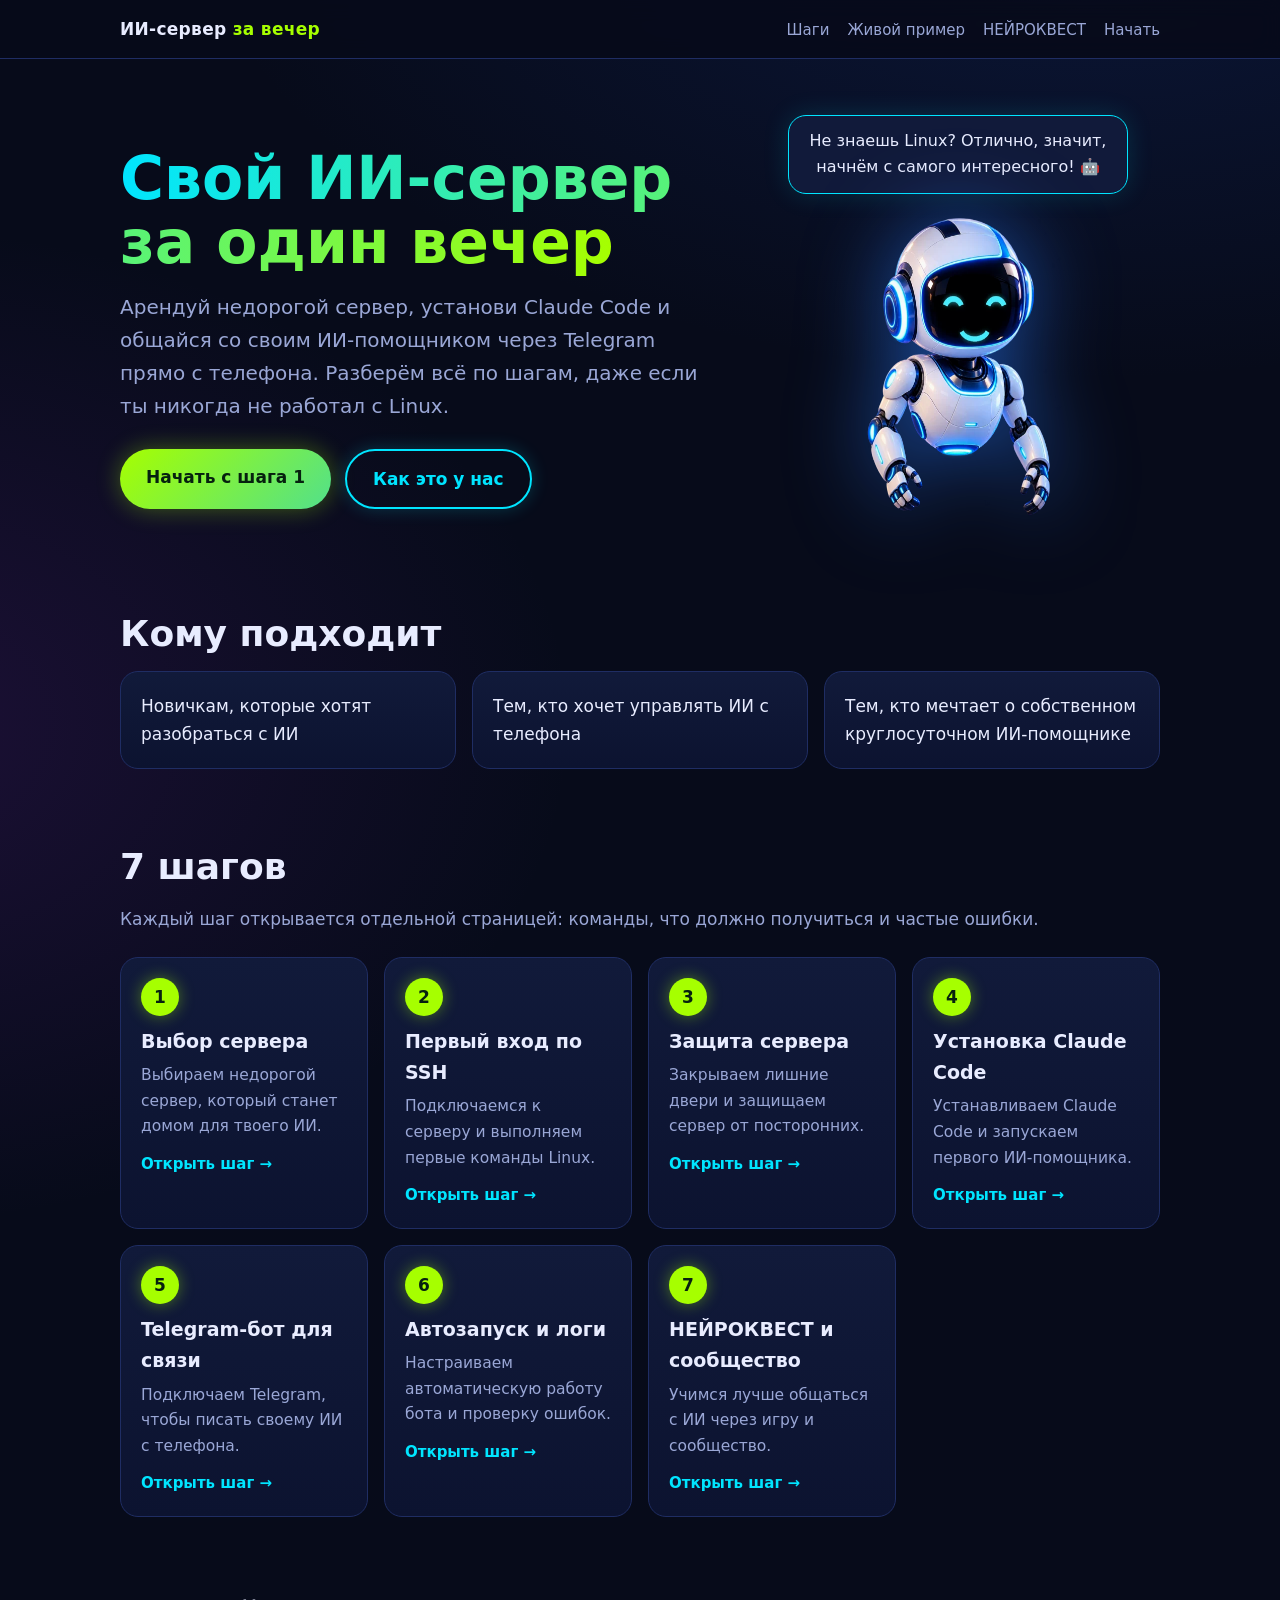
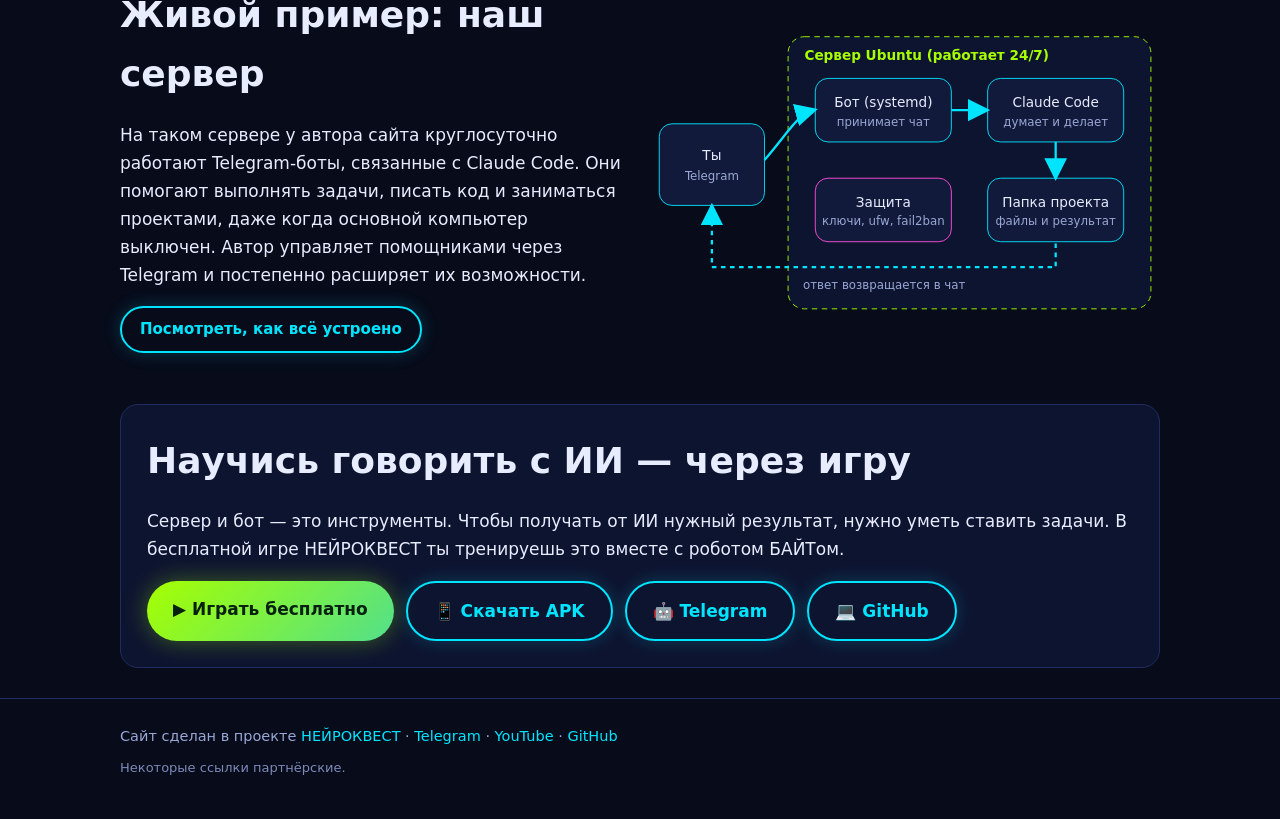
<file: index.html>
<!doctype html><html lang="ru"><head><meta charset="utf-8"><meta name="viewport" content="width=device-width,initial-scale=1">
<title>ИИ-сервер за вечер — свой Claude Code на сервере и в Telegram</title><meta name="description" content="Пошаговая инструкция для новичков: арендуй сервер, установи Claude Code, подключи Telegram-бота и управляй ИИ с телефона.">
<meta name="theme-color" content="#070b1a"><meta property="og:title" content="ИИ-сервер за вечер — свой Claude Code на сервере и в Telegram"><meta property="og:description" content="Пошаговая инструкция для новичков: арендуй сервер, установи Claude Code, подключи Telegram-бота и управляй ИИ с телефона."><meta property="og:type" content="website">
<link rel="icon" href="img/byte-happy.webp"><link rel="stylesheet" href="css/style.css"></head><body><header class="top"><div class="wrap"><a class="logo" href="index.html">ИИ-сервер <b>за вечер</b></a>
<nav><a href="index.html#steps">Шаги</a><a href="example.html">Живой пример</a><a href="index.html#nq">НЕЙРОКВЕСТ</a><a class="cta" href="steps/01.html">Начать</a></nav></div></header><main class="wrap">
<section class="hero"><div><h1><span>Свой ИИ-сервер за один вечер</span></h1><p class="lead">Арендуй недорогой сервер, установи Claude Code и общайся со своим ИИ-помощником через Telegram прямо с телефона. Разберём всё по шагам, даже если ты никогда не работал с Linux.</p>
<div class="actions"><a class="btn" href="steps/01.html">Начать с шага 1</a><a class="btn ghost" href="example.html">Как это у нас</a></div></div>
<div class="byte"><div class="bubble">Не знаешь Linux? Отлично, значит, начнём с самого интересного! 🤖</div><img src="img/byte-happy.webp" alt="Робот БАЙТ" width="330" height="324"></div></section>
<section class="who"><h2>Кому подходит</h2><div class="grid3"><div class="card">Новичкам, которые хотят разобраться с ИИ</div><div class="card">Тем, кто хочет управлять ИИ с телефона</div><div class="card">Тем, кто мечтает о собственном круглосуточном ИИ-помощнике</div></div></section>
<section id="steps"><h2>7 шагов</h2><p class="sub">Каждый шаг открывается отдельной страницей: команды, что должно получиться и частые ошибки.</p><div class="steps"><a class="card step" href="steps/01.html"><div class="n">1</div><h3>Выбор сервера</h3><p>Выбираем недорогой сервер, который станет домом для твоего ИИ.</p><span class="go">Открыть шаг →</span></a><a class="card step" href="steps/02.html"><div class="n">2</div><h3>Первый вход по SSH</h3><p>Подключаемся к серверу и выполняем первые команды Linux.</p><span class="go">Открыть шаг →</span></a><a class="card step" href="steps/03.html"><div class="n">3</div><h3>Защита сервера</h3><p>Закрываем лишние двери и защищаем сервер от посторонних.</p><span class="go">Открыть шаг →</span></a><a class="card step" href="steps/04.html"><div class="n">4</div><h3>Установка Claude Code</h3><p>Устанавливаем Claude Code и запускаем первого ИИ-помощника.</p><span class="go">Открыть шаг →</span></a><a class="card step" href="steps/05.html"><div class="n">5</div><h3>Telegram-бот для связи</h3><p>Подключаем Telegram, чтобы писать своему ИИ с телефона.</p><span class="go">Открыть шаг →</span></a><a class="card step" href="steps/06.html"><div class="n">6</div><h3>Автозапуск и логи</h3><p>Настраиваем автоматическую работу бота и проверку ошибок.</p><span class="go">Открыть шаг →</span></a><a class="card step" href="steps/07.html"><div class="n">7</div><h3>НЕЙРОКВЕСТ и сообщество</h3><p>Учимся лучше общаться с ИИ через игру и сообщество.</p><span class="go">Открыть шаг →</span></a></div></section>
<section class="live"><div><h2>Живой пример: наш сервер</h2><p>На таком сервере у автора сайта круглосуточно работают Telegram-боты, связанные с Claude Code. Они помогают выполнять задачи, писать код и заниматься проектами, даже когда основной компьютер выключен. Автор управляет помощниками через Telegram и постепенно расширяет их возможности.</p><p><a class="btn small ghost" href="example.html">Посмотреть, как всё устроено</a></p></div><div><svg viewBox="0 0 560 330" role="img" aria-label="Схема: телефон, Telegram, бот на сервере, Claude Code, файлы" xmlns="http://www.w3.org/2000/svg">
<defs><marker id="a" markerWidth="10" markerHeight="10" refX="8" refY="5" orient="auto"><path d="M0,0 L10,5 L0,10z" fill="#00e5ff"/></marker>
<filter id="g"><feGaussianBlur stdDeviation="3"/></filter></defs>
<rect x="150" y="14" width="400" height="300" rx="18" fill="#0d1430" stroke="#a6ff00" stroke-dasharray="6 5"/>
<text x="168" y="40" fill="#a6ff00" font-size="15" font-family="system-ui" font-weight="700">Сервер Ubuntu (работает 24/7)</text>
<g font-family="system-ui" font-size="15" fill="#e8ecff" text-anchor="middle">
<rect x="8" y="110" width="116" height="90" rx="14" fill="#111a3a" stroke="#00e5ff"/><text x="66" y="150">Ты</text><text x="66" y="172" font-size="13" fill="#9aa7d6">Telegram</text>
<rect x="180" y="60" width="150" height="70" rx="14" fill="#111a3a" stroke="#00e5ff"/><text x="255" y="92">Бот (systemd)</text><text x="255" y="112" font-size="13" fill="#9aa7d6">принимает чат</text>
<rect x="370" y="60" width="150" height="70" rx="14" fill="#111a3a" stroke="#00e5ff"/><text x="445" y="92">Claude Code</text><text x="445" y="112" font-size="13" fill="#9aa7d6">думает и делает</text>
<rect x="370" y="170" width="150" height="70" rx="14" fill="#111a3a" stroke="#00e5ff"/><text x="445" y="202">Папка проекта</text><text x="445" y="222" font-size="13" fill="#9aa7d6">файлы и результат</text>
<rect x="180" y="170" width="150" height="70" rx="14" fill="#111a3a" stroke="#ff4fd8"/><text x="255" y="202">Защита</text><text x="255" y="222" font-size="13" fill="#9aa7d6">ключи, ufw, fail2ban</text>
<text x="256" y="292" fill="#9aa7d6" font-size="13">ответ возвращается в чат</text></g>
<g stroke="#00e5ff" stroke-width="2.5" fill="none" marker-end="url(#a)">
<path d="M124 150 C150 120 160 100 178 95"/><path d="M330 95 L368 95"/><path d="M445 130 L445 168"/><path d="M445 242 L445 268 L66 268 L66 202" stroke-dasharray="5 5"/></g></svg></div></section>
<section id="nq" class="box nq"><h2>Научись говорить с ИИ — через игру</h2><p>Сервер и бот — это инструменты. Чтобы получать от ИИ нужный результат, нужно уметь ставить задачи. В бесплатной игре НЕЙРОКВЕСТ ты тренируешь это вместе с роботом БАЙТом.</p>
<div class="links"><a class="btn" href="https://194-87-6-96.sslip.io:8443/" rel="noopener">▶ Играть бесплатно</a><a class="btn ghost" href="https://194-87-6-96.sslip.io:8443/download/neuroquest.apk" rel="noopener">📱 Скачать APK</a><a class="btn ghost" href="https://t.me/neuroquest_game" rel="noopener">🤖 Telegram</a><a class="btn ghost" href="https://hengehog1.github.io/neuroquest" rel="noopener">💻 GitHub</a></div></section>
</main><footer><div class="wrap">Сайт сделан в проекте <a href="https://194-87-6-96.sslip.io:8443/" rel="noopener">НЕЙРОКВЕСТ</a> · <a href="https://t.me/neuroquest_game" rel="noopener">Telegram</a> · <a href="https://www.youtube.com/@Neuroquest_game" rel="noopener">YouTube</a> · <a href="https://hengehog1.github.io/neuroquest" rel="noopener">GitHub</a>
<div class="aff">Некоторые ссылки партнёрские.</div></div></footer><script src="js/main.js" defer></script></body></html>
</file>
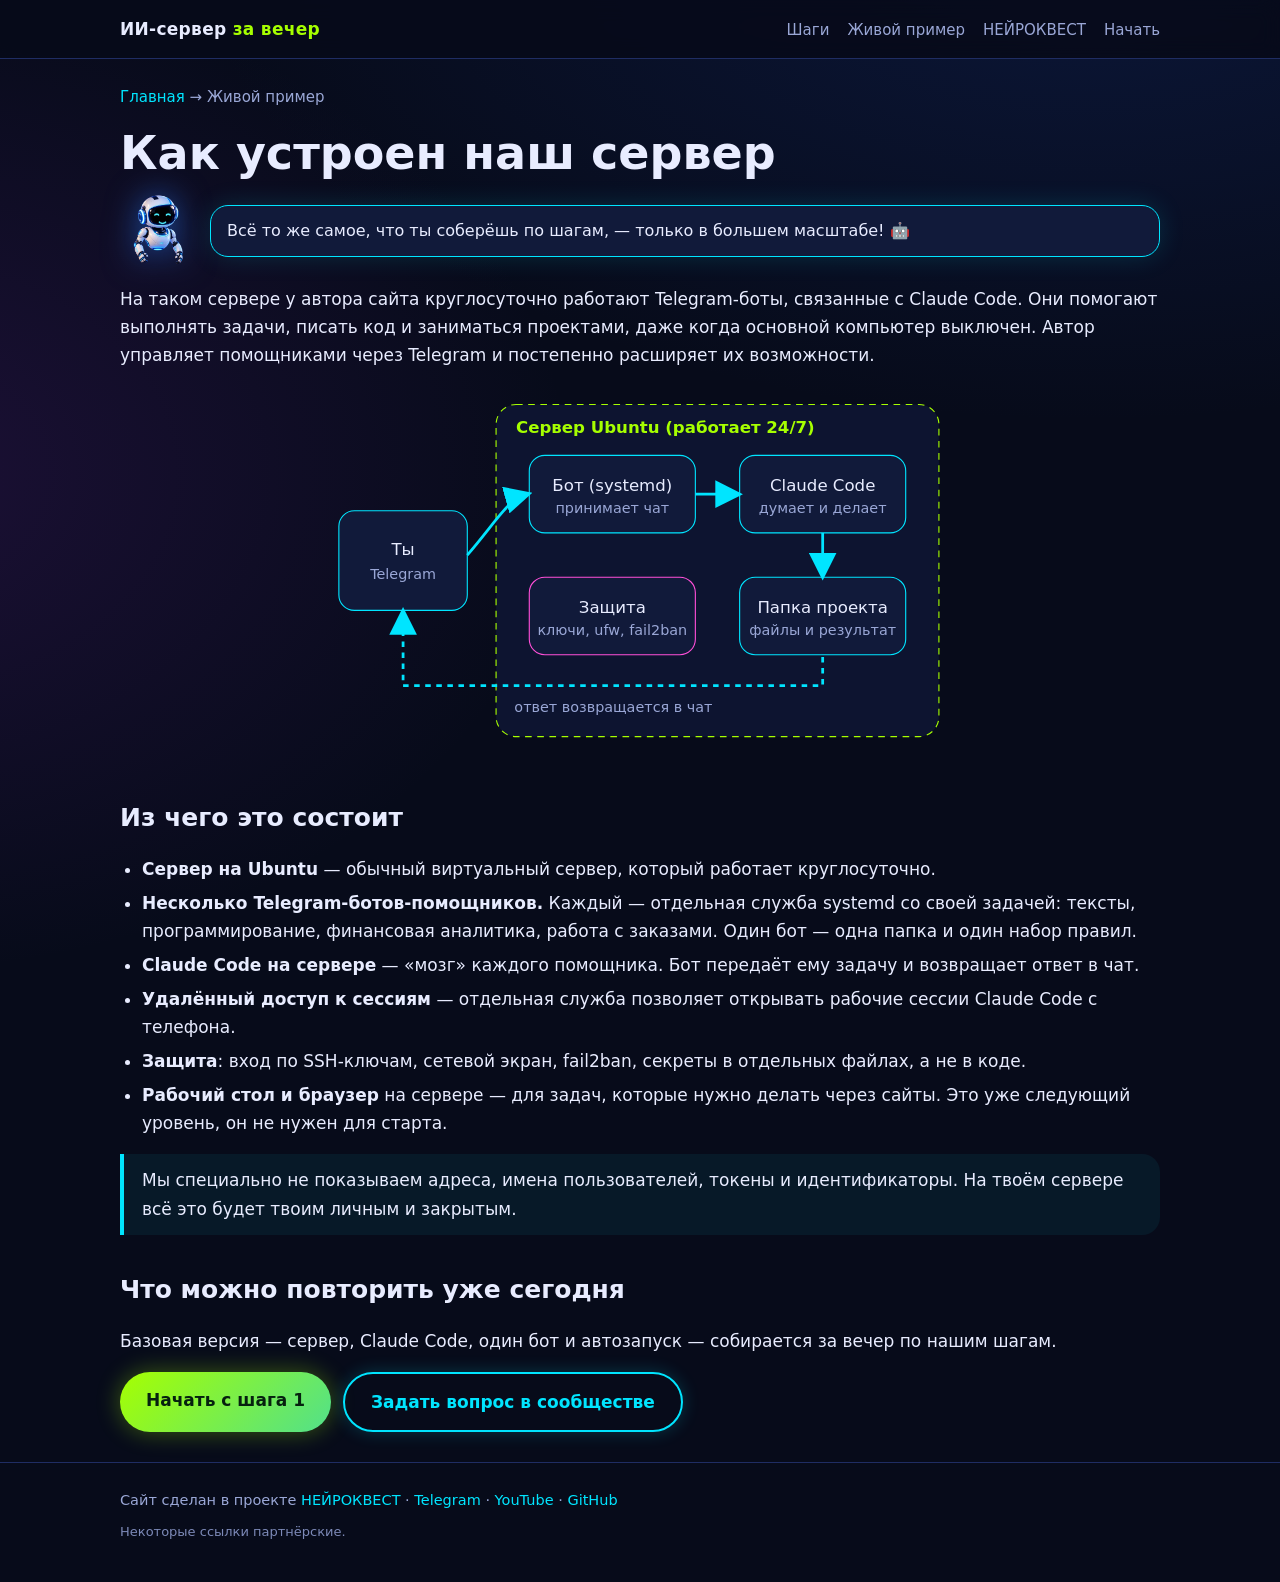
<file: example.html>
<!doctype html><html lang="ru"><head><meta charset="utf-8"><meta name="viewport" content="width=device-width,initial-scale=1">
<title>Живой пример: как устроен наш сервер — ИИ-сервер за вечер</title><meta name="description" content="Как у автора сайта организованы сервер, Telegram-боты и Claude Code: схема без секретов.">
<meta name="theme-color" content="#070b1a"><meta property="og:title" content="Живой пример: как устроен наш сервер — ИИ-сервер за вечер"><meta property="og:description" content="Как у автора сайта организованы сервер, Telegram-боты и Claude Code: схема без секретов."><meta property="og:type" content="website">
<link rel="icon" href="img/byte-happy.webp"><link rel="stylesheet" href="css/style.css"></head><body><header class="top"><div class="wrap"><a class="logo" href="index.html">ИИ-сервер <b>за вечер</b></a>
<nav><a href="index.html#steps">Шаги</a><a href="example.html">Живой пример</a><a href="index.html#nq">НЕЙРОКВЕСТ</a><a class="cta" href="steps/01.html">Начать</a></nav></div></header><main class="wrap page"><div class="crumb"><a href="index.html">Главная</a> → Живой пример</div>
<h1>Как устроен наш сервер</h1>
<div class="guide"><img src="img/byte-happy.webp" alt="БАЙТ" width="76" height="75"><div class="bubble">Всё то же самое, что ты соберёшь по шагам, — только в большем масштабе! 🤖</div></div>
<p>На таком сервере у автора сайта круглосуточно работают Telegram-боты, связанные с Claude Code. Они помогают выполнять задачи, писать код и заниматься проектами, даже когда основной компьютер выключен. Автор управляет помощниками через Telegram и постепенно расширяет их возможности.</p>
<div style="max-width:620px;margin:20px auto"><svg viewBox="0 0 560 330" role="img" aria-label="Схема: телефон, Telegram, бот на сервере, Claude Code, файлы" xmlns="http://www.w3.org/2000/svg">
<defs><marker id="a" markerWidth="10" markerHeight="10" refX="8" refY="5" orient="auto"><path d="M0,0 L10,5 L0,10z" fill="#00e5ff"/></marker>
<filter id="g"><feGaussianBlur stdDeviation="3"/></filter></defs>
<rect x="150" y="14" width="400" height="300" rx="18" fill="#0d1430" stroke="#a6ff00" stroke-dasharray="6 5"/>
<text x="168" y="40" fill="#a6ff00" font-size="15" font-family="system-ui" font-weight="700">Сервер Ubuntu (работает 24/7)</text>
<g font-family="system-ui" font-size="15" fill="#e8ecff" text-anchor="middle">
<rect x="8" y="110" width="116" height="90" rx="14" fill="#111a3a" stroke="#00e5ff"/><text x="66" y="150">Ты</text><text x="66" y="172" font-size="13" fill="#9aa7d6">Telegram</text>
<rect x="180" y="60" width="150" height="70" rx="14" fill="#111a3a" stroke="#00e5ff"/><text x="255" y="92">Бот (systemd)</text><text x="255" y="112" font-size="13" fill="#9aa7d6">принимает чат</text>
<rect x="370" y="60" width="150" height="70" rx="14" fill="#111a3a" stroke="#00e5ff"/><text x="445" y="92">Claude Code</text><text x="445" y="112" font-size="13" fill="#9aa7d6">думает и делает</text>
<rect x="370" y="170" width="150" height="70" rx="14" fill="#111a3a" stroke="#00e5ff"/><text x="445" y="202">Папка проекта</text><text x="445" y="222" font-size="13" fill="#9aa7d6">файлы и результат</text>
<rect x="180" y="170" width="150" height="70" rx="14" fill="#111a3a" stroke="#ff4fd8"/><text x="255" y="202">Защита</text><text x="255" y="222" font-size="13" fill="#9aa7d6">ключи, ufw, fail2ban</text>
<text x="256" y="292" fill="#9aa7d6" font-size="13">ответ возвращается в чат</text></g>
<g stroke="#00e5ff" stroke-width="2.5" fill="none" marker-end="url(#a)">
<path d="M124 150 C150 120 160 100 178 95"/><path d="M330 95 L368 95"/><path d="M445 130 L445 168"/><path d="M445 242 L445 268 L66 268 L66 202" stroke-dasharray="5 5"/></g></svg></div>
<h2>Из чего это состоит</h2>
<ul><li><b>Сервер на Ubuntu</b> — обычный виртуальный сервер, который работает круглосуточно.</li>
<li><b>Несколько Telegram-ботов-помощников.</b> Каждый — отдельная служба systemd со своей задачей: тексты, программирование, финансовая аналитика, работа с заказами. Один бот — одна папка и один набор правил.</li>
<li><b>Claude Code на сервере</b> — «мозг» каждого помощника. Бот передаёт ему задачу и возвращает ответ в чат.</li>
<li><b>Удалённый доступ к сессиям</b> — отдельная служба позволяет открывать рабочие сессии Claude Code с телефона.</li>
<li><b>Защита</b>: вход по SSH-ключам, сетевой экран, fail2ban, секреты в отдельных файлах, а не в коде.</li>
<li><b>Рабочий стол и браузер</b> на сервере — для задач, которые нужно делать через сайты. Это уже следующий уровень, он не нужен для старта.</li></ul>
<div class="note">Мы специально не показываем адреса, имена пользователей, токены и идентификаторы. На твоём сервере всё это будет твоим личным и закрытым.</div>
<h2>Что можно повторить уже сегодня</h2>
<p>Базовая версия — сервер, Claude Code, один бот и автозапуск — собирается за вечер по нашим шагам.</p>
<div class="partners"><a class="btn" href="steps/01.html">Начать с шага 1</a><a class="btn ghost" href="https://t.me/neuroquest_game" rel="noopener">Задать вопрос в сообществе</a></div></main><footer><div class="wrap">Сайт сделан в проекте <a href="https://194-87-6-96.sslip.io:8443/" rel="noopener">НЕЙРОКВЕСТ</a> · <a href="https://t.me/neuroquest_game" rel="noopener">Telegram</a> · <a href="https://www.youtube.com/@Neuroquest_game" rel="noopener">YouTube</a> · <a href="https://hengehog1.github.io/neuroquest" rel="noopener">GitHub</a>
<div class="aff">Некоторые ссылки партнёрские.</div></div></footer><script src="js/main.js" defer></script></body></html>
</file>
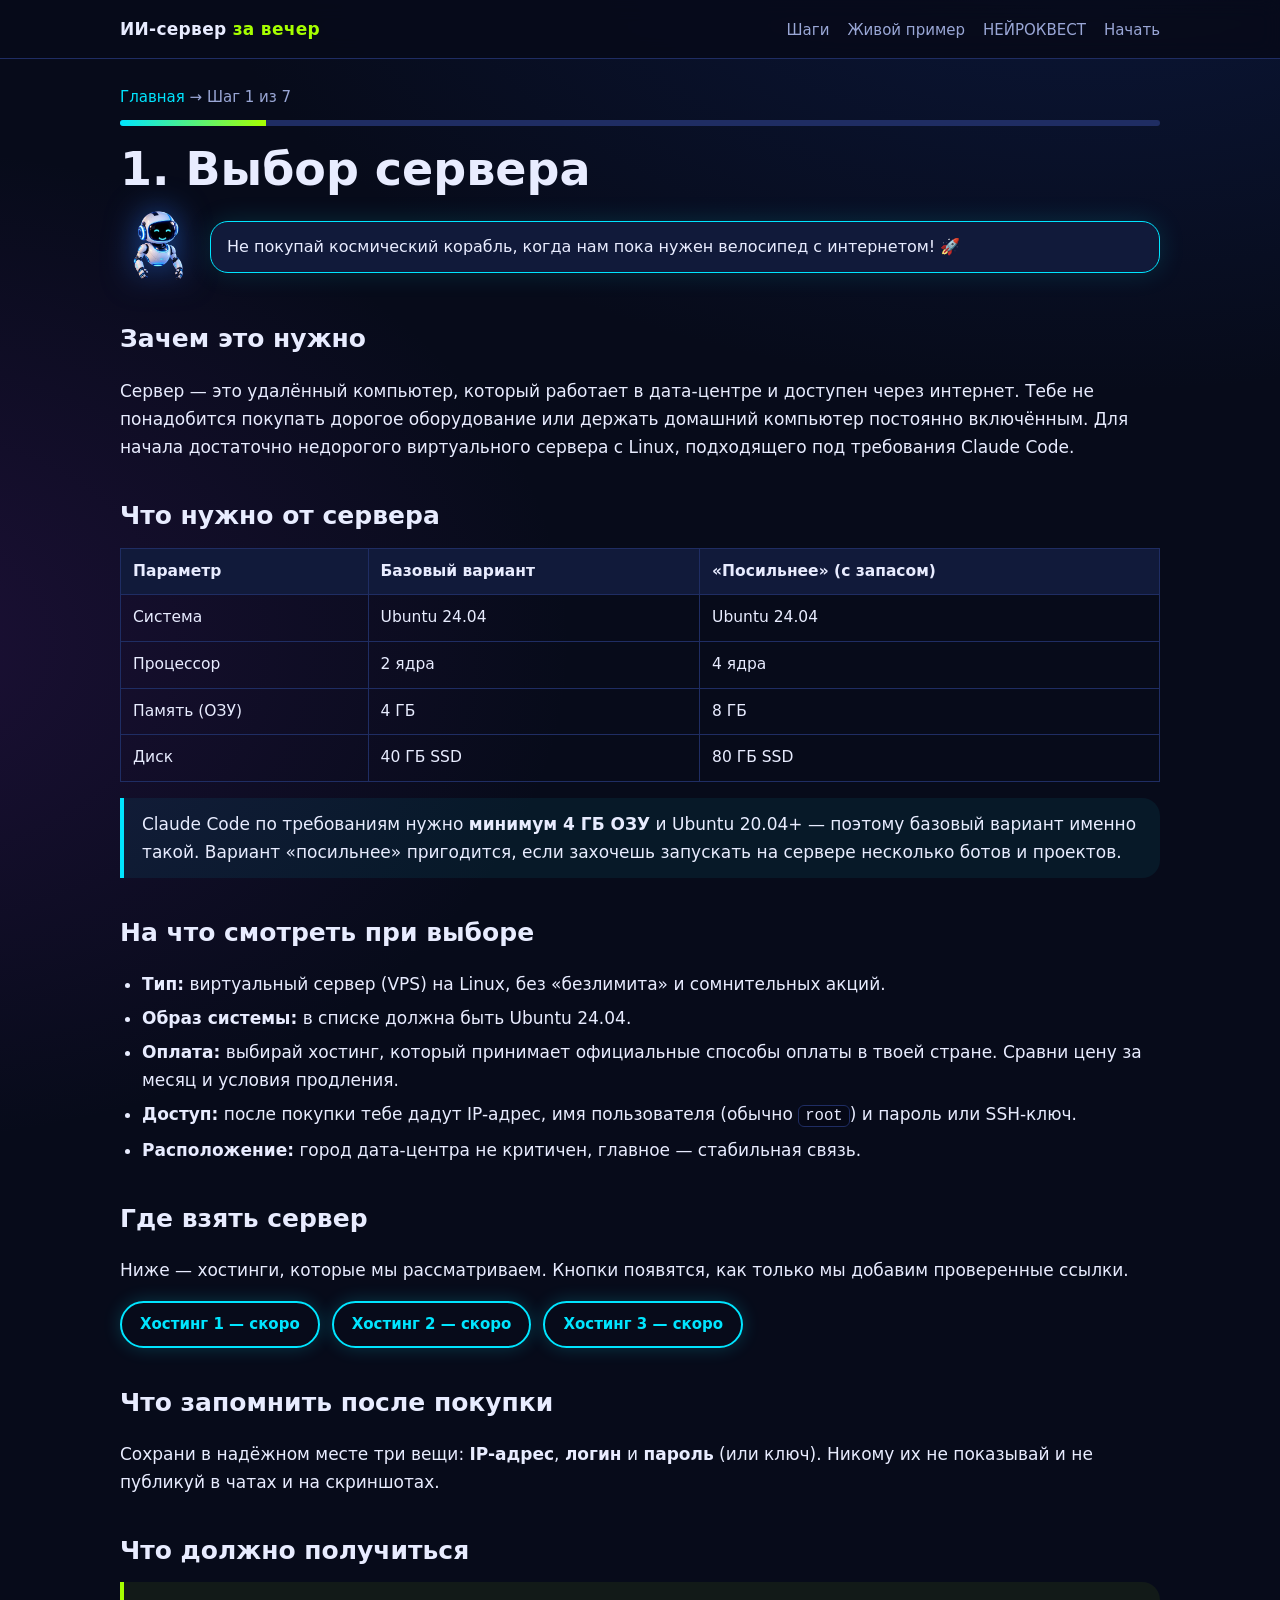
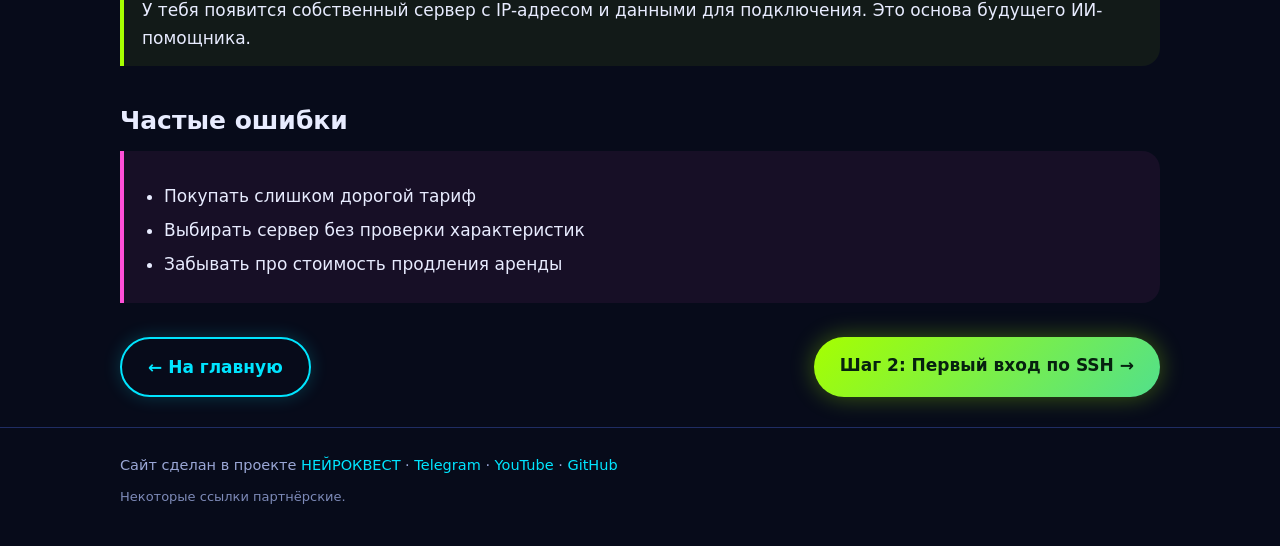
<file: steps/01.html>
<!doctype html><html lang="ru"><head><meta charset="utf-8"><meta name="viewport" content="width=device-width,initial-scale=1">
<title>Шаг 1. Выбор сервера — ИИ-сервер за вечер</title><meta name="description" content="Выбираем недорогой сервер, который станет домом для твоего ИИ.">
<meta name="theme-color" content="#070b1a"><meta property="og:title" content="Шаг 1. Выбор сервера — ИИ-сервер за вечер"><meta property="og:description" content="Выбираем недорогой сервер, который станет домом для твоего ИИ."><meta property="og:type" content="website">
<link rel="icon" href="../img/byte-happy.webp"><link rel="stylesheet" href="../css/style.css"></head><body><header class="top"><div class="wrap"><a class="logo" href="../index.html">ИИ-сервер <b>за вечер</b></a>
<nav><a href="../index.html#steps">Шаги</a><a href="../example.html">Живой пример</a><a href="../index.html#nq">НЕЙРОКВЕСТ</a><a class="cta" href="../steps/01.html">Начать</a></nav></div></header><main class="wrap page">
<div class="crumb"><a href="../index.html">Главная</a> → Шаг 1 из 7</div><div class="bar"><i style="width:14%"></i></div>
<h1>1. Выбор сервера</h1>
<div class="guide"><img src="../img/byte-happy.webp" alt="БАЙТ" width="76" height="75"><div class="bubble">Не покупай космический корабль, когда нам пока нужен велосипед с интернетом! 🚀</div></div>
<h2>Зачем это нужно</h2><p>Сервер — это удалённый компьютер, который работает в дата-центре и доступен через интернет. Тебе не понадобится покупать дорогое оборудование или держать домашний компьютер постоянно включённым. Для начала достаточно недорогого виртуального сервера с Linux, подходящего под требования Claude Code.</p>

<h2>Что нужно от сервера</h2>
<table><tr><th>Параметр</th><th>Базовый вариант</th><th>«Посильнее» (с запасом)</th></tr>
<tr><td>Система</td><td>Ubuntu 24.04</td><td>Ubuntu 24.04</td></tr>
<tr><td>Процессор</td><td>2 ядра</td><td>4 ядра</td></tr>
<tr><td>Память (ОЗУ)</td><td>4 ГБ</td><td>8 ГБ</td></tr>
<tr><td>Диск</td><td>40 ГБ SSD</td><td>80 ГБ SSD</td></tr></table>
<div class="note">Claude Code по требованиям нужно <b>минимум 4 ГБ ОЗУ</b> и Ubuntu 20.04+ — поэтому базовый вариант именно такой. Вариант «посильнее» пригодится, если захочешь запускать на сервере несколько ботов и проектов.</div>
<h2>На что смотреть при выборе</h2>
<ul><li><b>Тип:</b> виртуальный сервер (VPS) на Linux, без «безлимита» и сомнительных акций.</li>
<li><b>Образ системы:</b> в списке должна быть Ubuntu 24.04.</li>
<li><b>Оплата:</b> выбирай хостинг, который принимает официальные способы оплаты в твоей стране. Сравни цену за месяц и условия продления.</li>
<li><b>Доступ:</b> после покупки тебе дадут IP-адрес, имя пользователя (обычно <code class="i">root</code>) и пароль или SSH-ключ.</li>
<li><b>Расположение:</b> город дата-центра не критичен, главное — стабильная связь.</li></ul>
<h2>Где взять сервер</h2>
<p>Ниже — хостинги, которые мы рассматриваем. Кнопки появятся, как только мы добавим проверенные ссылки.</p>
<div class="partners">
<a class="btn small ghost" href="#" data-partner="hosting-1" rel="sponsored nofollow">Хостинг 1 — скоро</a>
<a class="btn small ghost" href="#" data-partner="hosting-2" rel="sponsored nofollow">Хостинг 2 — скоро</a>
<a class="btn small ghost" href="#" data-partner="hosting-3" rel="sponsored nofollow">Хостинг 3 — скоро</a></div>
<h2>Что запомнить после покупки</h2>
<p>Сохрани в надёжном месте три вещи: <b>IP-адрес</b>, <b>логин</b> и <b>пароль</b> (или ключ). Никому их не показывай и не публикуй в чатах и на скриншотах.</p>
<h2>Что должно получиться</h2><div class="what">У тебя появится собственный сервер с IP-адресом и данными для подключения. Это основа будущего ИИ-помощника.</div>
<h2>Частые ошибки</h2><div class="err"><ul><li>Покупать слишком дорогой тариф</li><li>Выбирать сервер без проверки характеристик</li><li>Забывать про стоимость продления аренды</li></ul></div>
<div class="pn"><a class="btn ghost" href="../index.html">← На главную</a><a class="btn" href="02.html">Шаг 2: Первый вход по SSH →</a></div></main><footer><div class="wrap">Сайт сделан в проекте <a href="https://194-87-6-96.sslip.io:8443/" rel="noopener">НЕЙРОКВЕСТ</a> · <a href="https://t.me/neuroquest_game" rel="noopener">Telegram</a> · <a href="https://www.youtube.com/@Neuroquest_game" rel="noopener">YouTube</a> · <a href="https://hengehog1.github.io/neuroquest" rel="noopener">GitHub</a>
<div class="aff">Некоторые ссылки партнёрские.</div></div></footer><script src="../js/main.js" defer></script></body></html>
</file>
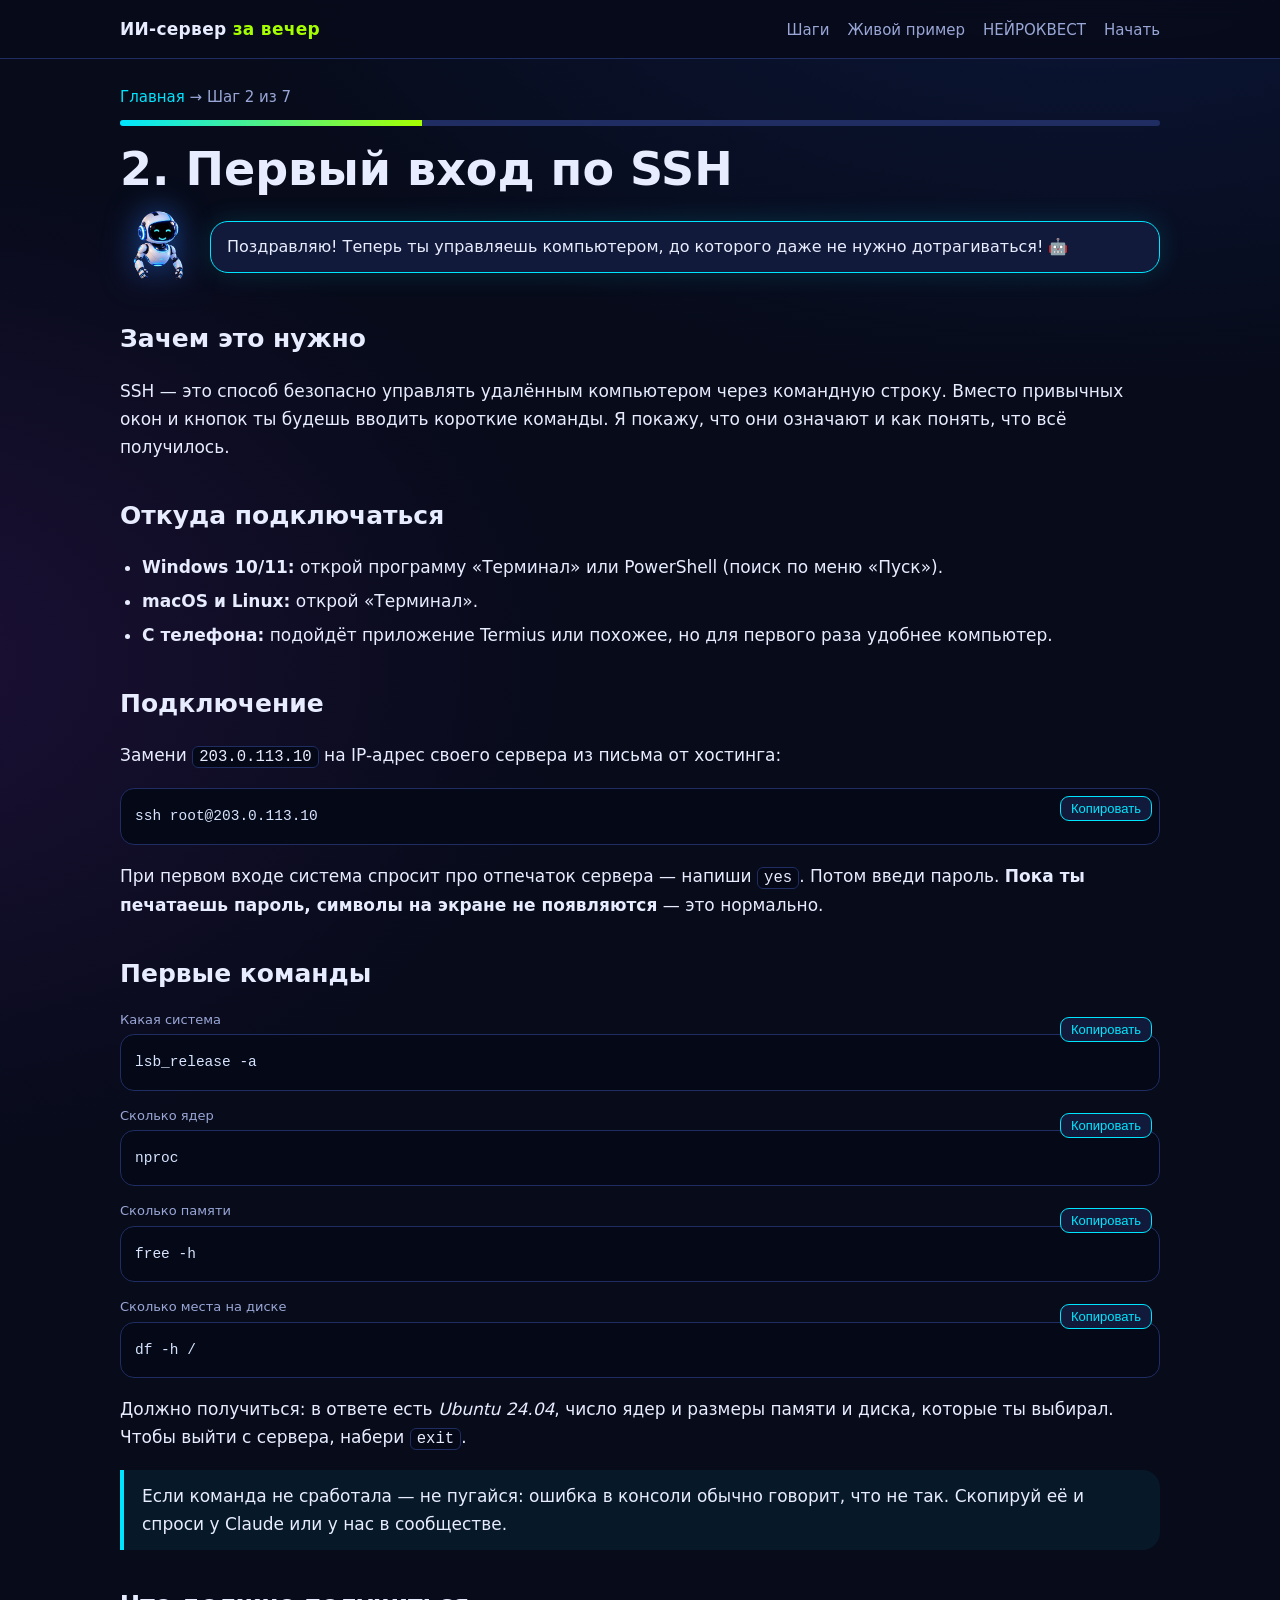
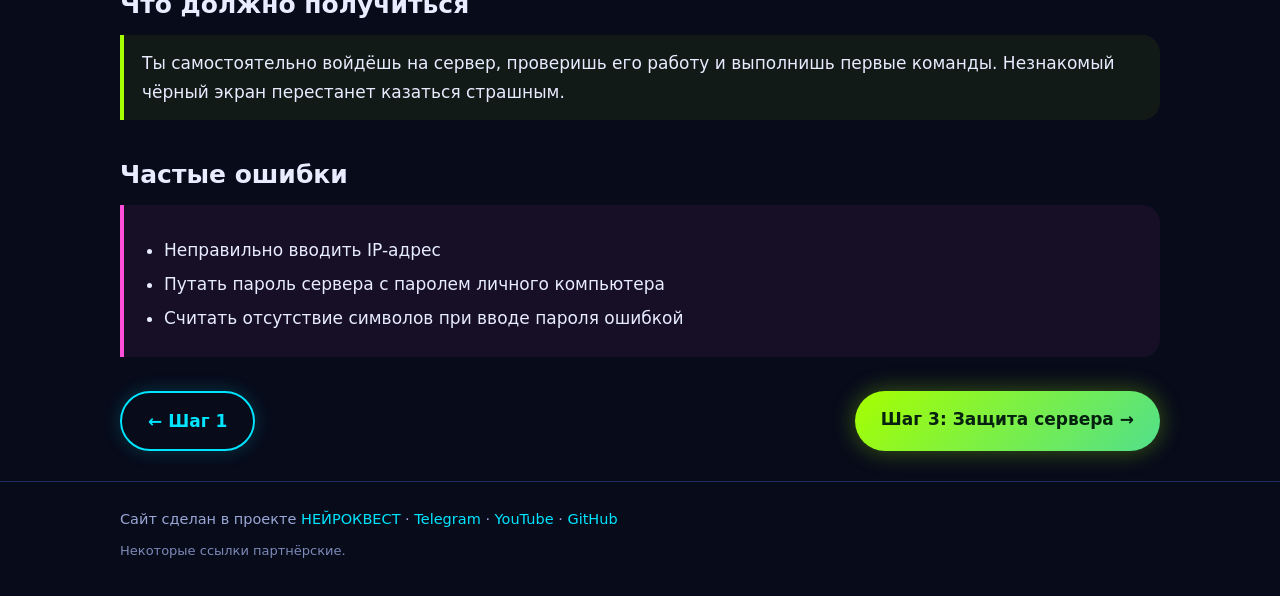
<file: steps/02.html>
<!doctype html><html lang="ru"><head><meta charset="utf-8"><meta name="viewport" content="width=device-width,initial-scale=1">
<title>Шаг 2. Первый вход по SSH — ИИ-сервер за вечер</title><meta name="description" content="Подключаемся к серверу и выполняем первые команды Linux.">
<meta name="theme-color" content="#070b1a"><meta property="og:title" content="Шаг 2. Первый вход по SSH — ИИ-сервер за вечер"><meta property="og:description" content="Подключаемся к серверу и выполняем первые команды Linux."><meta property="og:type" content="website">
<link rel="icon" href="../img/byte-happy.webp"><link rel="stylesheet" href="../css/style.css"></head><body><header class="top"><div class="wrap"><a class="logo" href="../index.html">ИИ-сервер <b>за вечер</b></a>
<nav><a href="../index.html#steps">Шаги</a><a href="../example.html">Живой пример</a><a href="../index.html#nq">НЕЙРОКВЕСТ</a><a class="cta" href="../steps/01.html">Начать</a></nav></div></header><main class="wrap page">
<div class="crumb"><a href="../index.html">Главная</a> → Шаг 2 из 7</div><div class="bar"><i style="width:29%"></i></div>
<h1>2. Первый вход по SSH</h1>
<div class="guide"><img src="../img/byte-happy.webp" alt="БАЙТ" width="76" height="75"><div class="bubble">Поздравляю! Теперь ты управляешь компьютером, до которого даже не нужно дотрагиваться! 🤖</div></div>
<h2>Зачем это нужно</h2><p>SSH — это способ безопасно управлять удалённым компьютером через командную строку. Вместо привычных окон и кнопок ты будешь вводить короткие команды. Я покажу, что они означают и как понять, что всё получилось.</p>

<h2>Откуда подключаться</h2>
<ul><li><b>Windows 10/11:</b> открой программу «Терминал» или PowerShell (поиск по меню «Пуск»).</li>
<li><b>macOS и Linux:</b> открой «Терминал».</li>
<li><b>С телефона:</b> подойдёт приложение Termius или похожее, но для первого раза удобнее компьютер.</li></ul>
<h2>Подключение</h2>
<p>Замени <code class="i">203.0.113.10</code> на IP-адрес своего сервера из письма от хостинга:</p>
<div class="code"><button class="copy" type="button">Копировать</button><pre><code>ssh root@203.0.113.10</code></pre></div>
<p>При первом входе система спросит про отпечаток сервера — напиши <code class="i">yes</code>. Потом введи пароль. <b>Пока ты печатаешь пароль, символы на экране не появляются</b> — это нормально.</p>
<h2>Первые команды</h2>
<div class="code"><span class="cap">Какая система</span><button class="copy" type="button">Копировать</button><pre><code>lsb_release -a</code></pre></div>
<div class="code"><span class="cap">Сколько ядер</span><button class="copy" type="button">Копировать</button><pre><code>nproc</code></pre></div>
<div class="code"><span class="cap">Сколько памяти</span><button class="copy" type="button">Копировать</button><pre><code>free -h</code></pre></div>
<div class="code"><span class="cap">Сколько места на диске</span><button class="copy" type="button">Копировать</button><pre><code>df -h /</code></pre></div>
<p>Должно получиться: в ответе есть <i>Ubuntu 24.04</i>, число ядер и размеры памяти и диска, которые ты выбирал. Чтобы выйти с сервера, набери <code class="i">exit</code>.</p>
<div class="note">Если команда не сработала — не пугайся: ошибка в консоли обычно говорит, что не так. Скопируй её и спроси у Claude или у нас в сообществе.</div>
<h2>Что должно получиться</h2><div class="what">Ты самостоятельно войдёшь на сервер, проверишь его работу и выполнишь первые команды. Незнакомый чёрный экран перестанет казаться страшным.</div>
<h2>Частые ошибки</h2><div class="err"><ul><li>Неправильно вводить IP-адрес</li><li>Путать пароль сервера с паролем личного компьютера</li><li>Считать отсутствие символов при вводе пароля ошибкой</li></ul></div>
<div class="pn"><a class="btn ghost" href="01.html">← Шаг 1</a><a class="btn" href="03.html">Шаг 3: Защита сервера →</a></div></main><footer><div class="wrap">Сайт сделан в проекте <a href="https://194-87-6-96.sslip.io:8443/" rel="noopener">НЕЙРОКВЕСТ</a> · <a href="https://t.me/neuroquest_game" rel="noopener">Telegram</a> · <a href="https://www.youtube.com/@Neuroquest_game" rel="noopener">YouTube</a> · <a href="https://hengehog1.github.io/neuroquest" rel="noopener">GitHub</a>
<div class="aff">Некоторые ссылки партнёрские.</div></div></footer><script src="../js/main.js" defer></script></body></html>
</file>
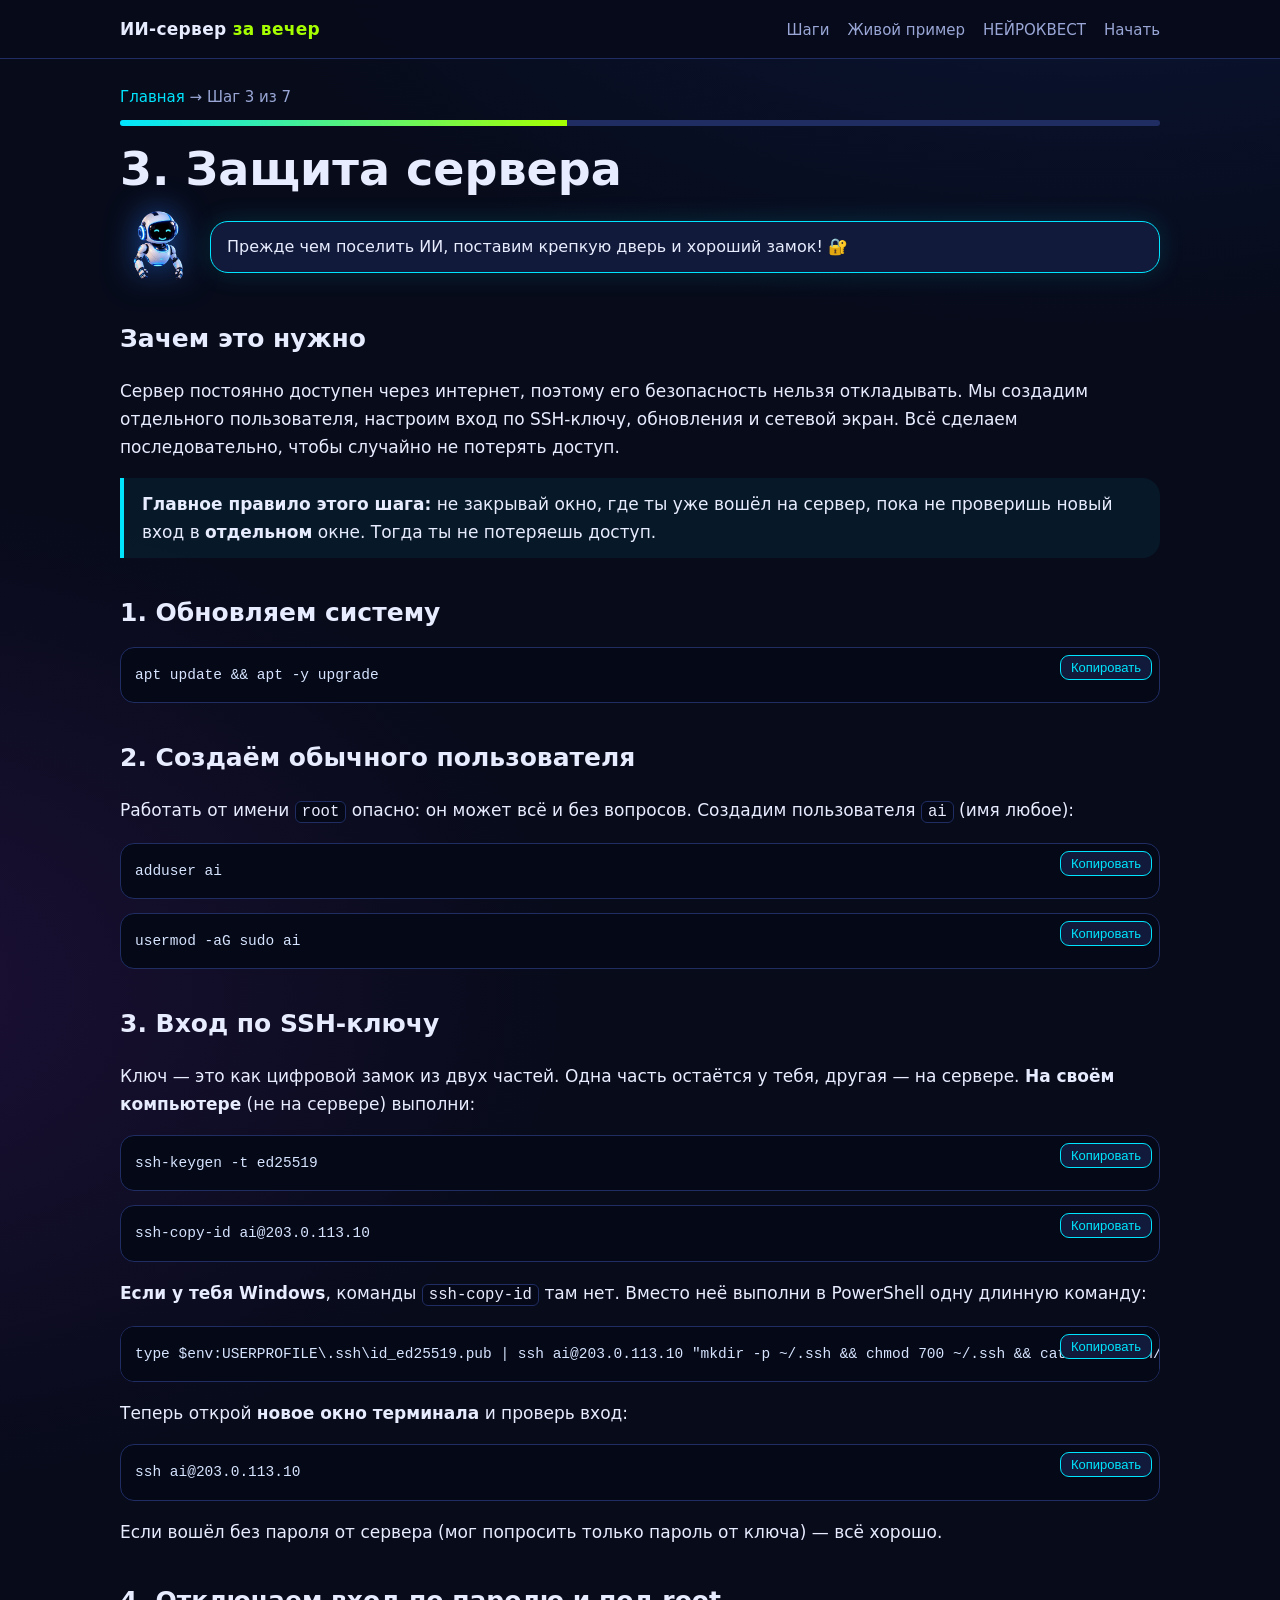
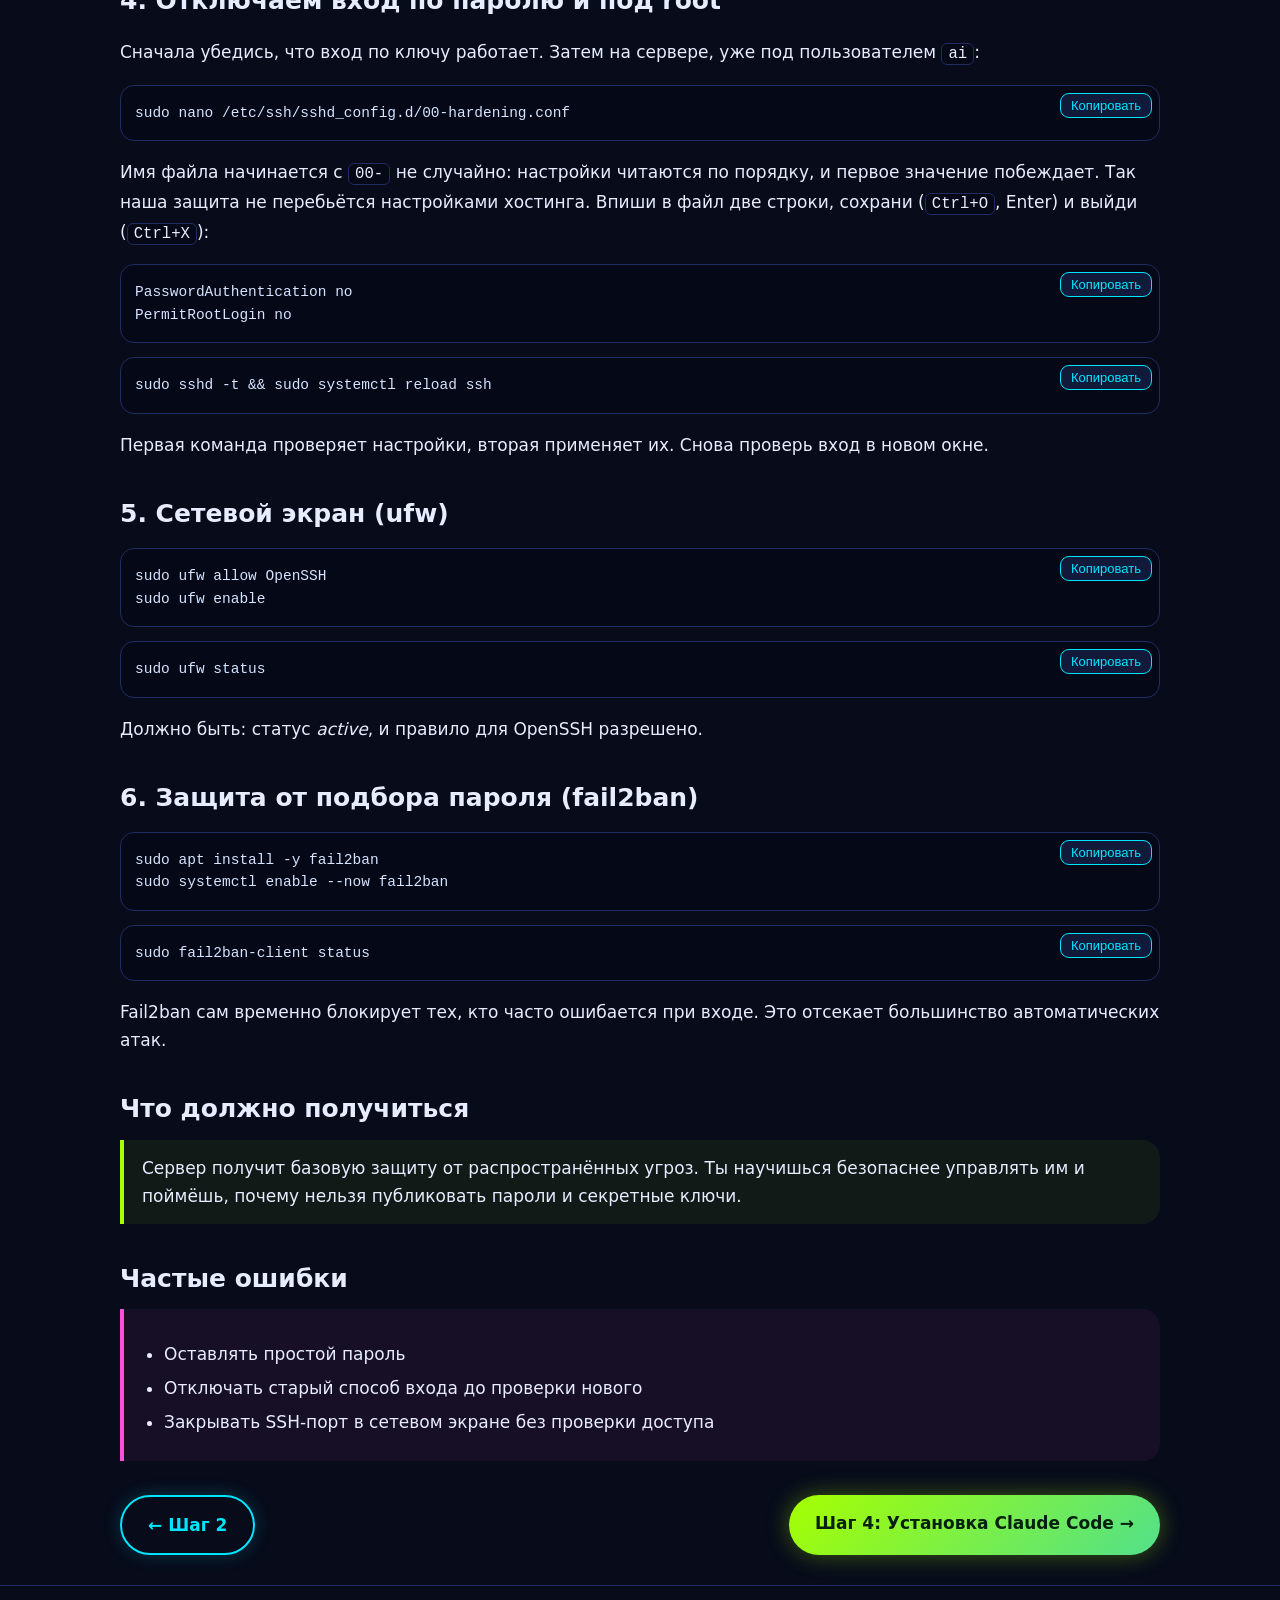
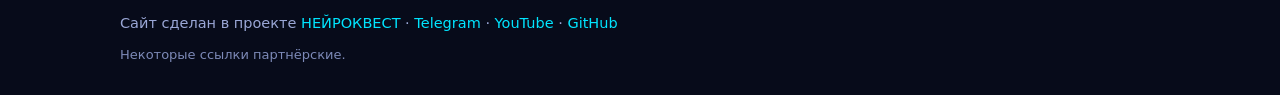
<file: steps/03.html>
<!doctype html><html lang="ru"><head><meta charset="utf-8"><meta name="viewport" content="width=device-width,initial-scale=1">
<title>Шаг 3. Защита сервера — ИИ-сервер за вечер</title><meta name="description" content="Закрываем лишние двери и защищаем сервер от посторонних.">
<meta name="theme-color" content="#070b1a"><meta property="og:title" content="Шаг 3. Защита сервера — ИИ-сервер за вечер"><meta property="og:description" content="Закрываем лишние двери и защищаем сервер от посторонних."><meta property="og:type" content="website">
<link rel="icon" href="../img/byte-happy.webp"><link rel="stylesheet" href="../css/style.css"></head><body><header class="top"><div class="wrap"><a class="logo" href="../index.html">ИИ-сервер <b>за вечер</b></a>
<nav><a href="../index.html#steps">Шаги</a><a href="../example.html">Живой пример</a><a href="../index.html#nq">НЕЙРОКВЕСТ</a><a class="cta" href="../steps/01.html">Начать</a></nav></div></header><main class="wrap page">
<div class="crumb"><a href="../index.html">Главная</a> → Шаг 3 из 7</div><div class="bar"><i style="width:43%"></i></div>
<h1>3. Защита сервера</h1>
<div class="guide"><img src="../img/byte-happy.webp" alt="БАЙТ" width="76" height="75"><div class="bubble">Прежде чем поселить ИИ, поставим крепкую дверь и хороший замок! 🔐</div></div>
<h2>Зачем это нужно</h2><p>Сервер постоянно доступен через интернет, поэтому его безопасность нельзя откладывать. Мы создадим отдельного пользователя, настроим вход по SSH-ключу, обновления и сетевой экран. Всё сделаем последовательно, чтобы случайно не потерять доступ.</p>

<div class="note"><b>Главное правило этого шага:</b> не закрывай окно, где ты уже вошёл на сервер, пока не проверишь новый вход в <b>отдельном</b> окне. Тогда ты не потеряешь доступ.</div>
<h2>1. Обновляем систему</h2>
<div class="code"><button class="copy" type="button">Копировать</button><pre><code>apt update &amp;&amp; apt -y upgrade</code></pre></div>
<h2>2. Создаём обычного пользователя</h2>
<p>Работать от имени <code class="i">root</code> опасно: он может всё и без вопросов. Создадим пользователя <code class="i">ai</code> (имя любое):</p>
<div class="code"><button class="copy" type="button">Копировать</button><pre><code>adduser ai</code></pre></div>
<div class="code"><button class="copy" type="button">Копировать</button><pre><code>usermod -aG sudo ai</code></pre></div>
<h2>3. Вход по SSH-ключу</h2>
<p>Ключ — это как цифровой замок из двух частей. Одна часть остаётся у тебя, другая — на сервере. <b>На своём компьютере</b> (не на сервере) выполни:</p>
<div class="code"><button class="copy" type="button">Копировать</button><pre><code>ssh-keygen -t ed25519</code></pre></div>
<div class="code"><button class="copy" type="button">Копировать</button><pre><code>ssh-copy-id ai@203.0.113.10</code></pre></div>
<p><b>Если у тебя Windows</b>, команды <code class="i">ssh-copy-id</code> там нет. Вместо неё выполни в PowerShell одну длинную команду:</p>
<div class="code"><button class="copy" type="button">Копировать</button><pre><code>type $env:USERPROFILE\.ssh\id_ed25519.pub | ssh ai@203.0.113.10 &quot;mkdir -p ~/.ssh &amp;&amp; chmod 700 ~/.ssh &amp;&amp; cat &gt;&gt; ~/.ssh/authorized_keys &amp;&amp; chmod 600 ~/.ssh/authorized_keys&quot;</code></pre></div>
<p>Теперь открой <b>новое окно терминала</b> и проверь вход:</p>
<div class="code"><button class="copy" type="button">Копировать</button><pre><code>ssh ai@203.0.113.10</code></pre></div>
<p>Если вошёл без пароля от сервера (мог попросить только пароль от ключа) — всё хорошо.</p>
<h2>4. Отключаем вход по паролю и под root</h2>
<p>Сначала убедись, что вход по ключу работает. Затем на сервере, уже под пользователем <code class="i">ai</code>:</p>
<div class="code"><button class="copy" type="button">Копировать</button><pre><code>sudo nano /etc/ssh/sshd_config.d/00-hardening.conf</code></pre></div>
<p>Имя файла начинается с <code class="i">00-</code> не случайно: настройки читаются по порядку, и первое значение побеждает. Так наша защита не перебьётся настройками хостинга. Впиши в файл две строки, сохрани (<code class="i">Ctrl+O</code>, Enter) и выйди (<code class="i">Ctrl+X</code>):</p>
<div class="code"><button class="copy" type="button">Копировать</button><pre><code>PasswordAuthentication no
PermitRootLogin no</code></pre></div>
<div class="code"><button class="copy" type="button">Копировать</button><pre><code>sudo sshd -t &amp;&amp; sudo systemctl reload ssh</code></pre></div>
<p>Первая команда проверяет настройки, вторая применяет их. Снова проверь вход в новом окне.</p>
<h2>5. Сетевой экран (ufw)</h2>
<div class="code"><button class="copy" type="button">Копировать</button><pre><code>sudo ufw allow OpenSSH
sudo ufw enable</code></pre></div>
<div class="code"><button class="copy" type="button">Копировать</button><pre><code>sudo ufw status</code></pre></div>
<p>Должно быть: статус <i>active</i>, и правило для OpenSSH разрешено.</p>
<h2>6. Защита от подбора пароля (fail2ban)</h2>
<div class="code"><button class="copy" type="button">Копировать</button><pre><code>sudo apt install -y fail2ban
sudo systemctl enable --now fail2ban</code></pre></div>
<div class="code"><button class="copy" type="button">Копировать</button><pre><code>sudo fail2ban-client status</code></pre></div>
<p>Fail2ban сам временно блокирует тех, кто часто ошибается при входе. Это отсекает большинство автоматических атак.</p>
<h2>Что должно получиться</h2><div class="what">Сервер получит базовую защиту от распространённых угроз. Ты научишься безопаснее управлять им и поймёшь, почему нельзя публиковать пароли и секретные ключи.</div>
<h2>Частые ошибки</h2><div class="err"><ul><li>Оставлять простой пароль</li><li>Отключать старый способ входа до проверки нового</li><li>Закрывать SSH-порт в сетевом экране без проверки доступа</li></ul></div>
<div class="pn"><a class="btn ghost" href="02.html">← Шаг 2</a><a class="btn" href="04.html">Шаг 4: Установка Claude Code →</a></div></main><footer><div class="wrap">Сайт сделан в проекте <a href="https://194-87-6-96.sslip.io:8443/" rel="noopener">НЕЙРОКВЕСТ</a> · <a href="https://t.me/neuroquest_game" rel="noopener">Telegram</a> · <a href="https://www.youtube.com/@Neuroquest_game" rel="noopener">YouTube</a> · <a href="https://hengehog1.github.io/neuroquest" rel="noopener">GitHub</a>
<div class="aff">Некоторые ссылки партнёрские.</div></div></footer><script src="../js/main.js" defer></script></body></html>
</file>
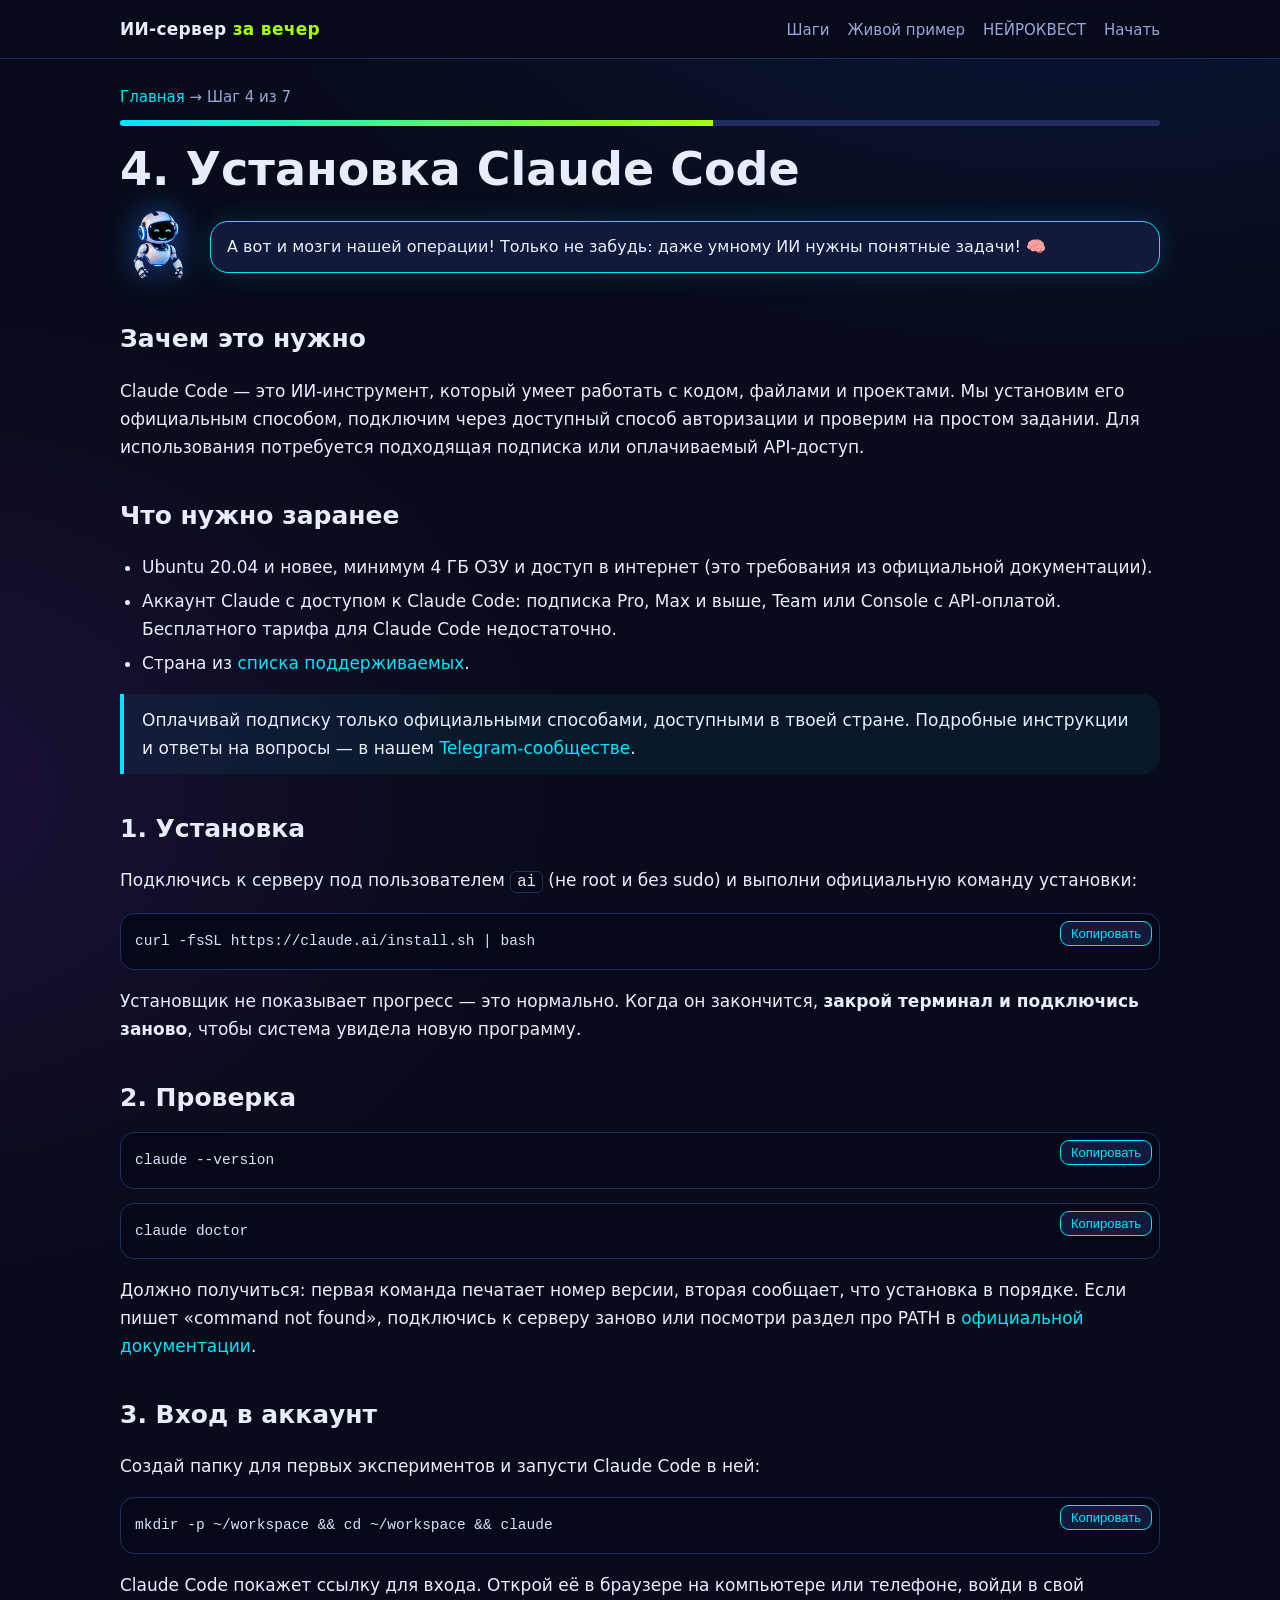
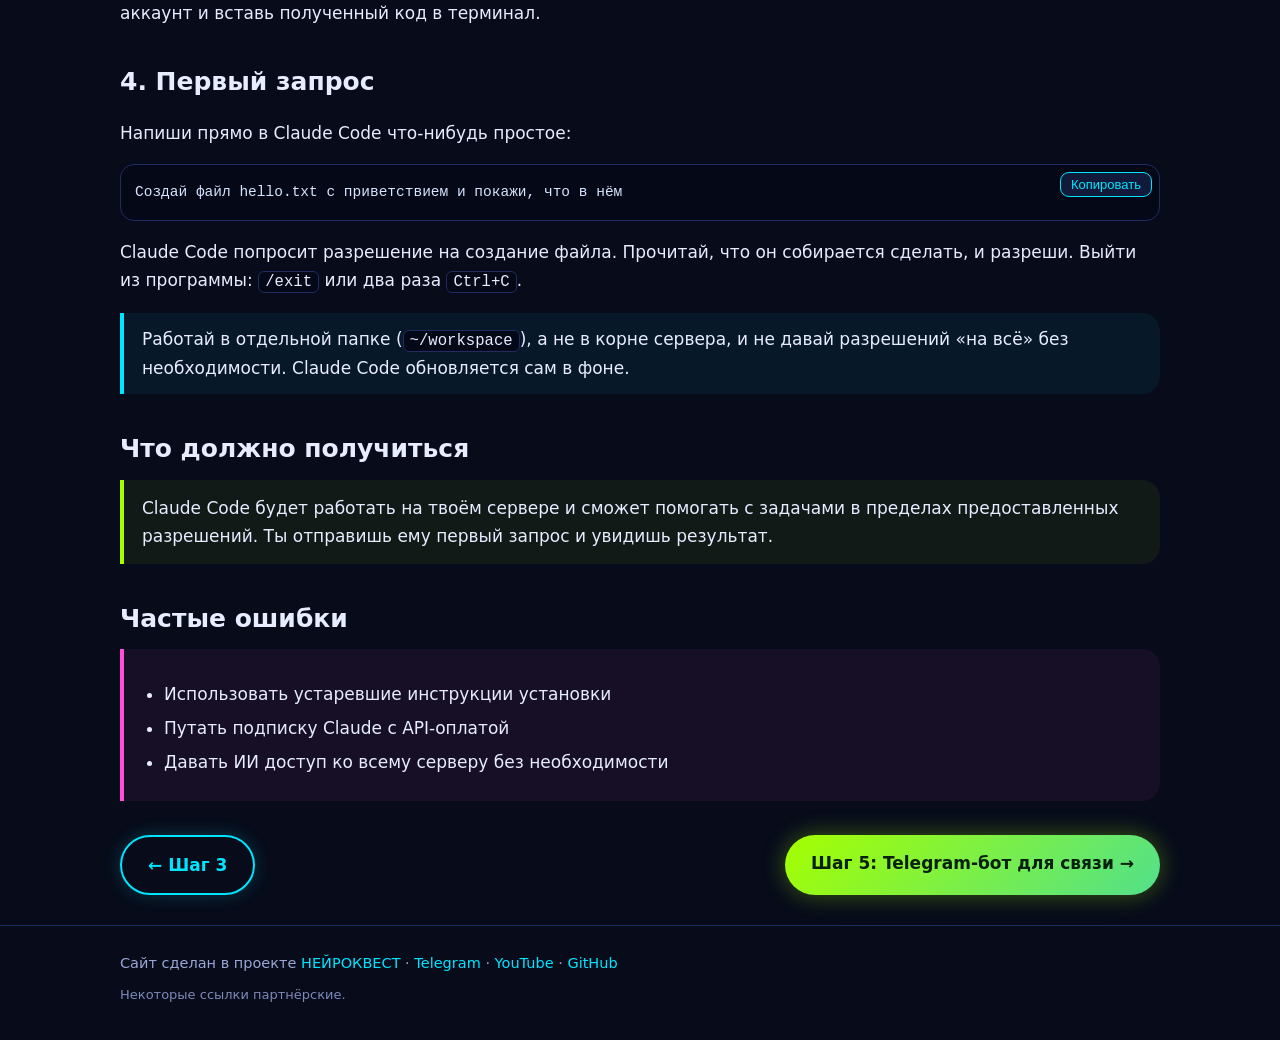
<file: steps/04.html>
<!doctype html><html lang="ru"><head><meta charset="utf-8"><meta name="viewport" content="width=device-width,initial-scale=1">
<title>Шаг 4. Установка Claude Code — ИИ-сервер за вечер</title><meta name="description" content="Устанавливаем Claude Code и запускаем первого ИИ-помощника.">
<meta name="theme-color" content="#070b1a"><meta property="og:title" content="Шаг 4. Установка Claude Code — ИИ-сервер за вечер"><meta property="og:description" content="Устанавливаем Claude Code и запускаем первого ИИ-помощника."><meta property="og:type" content="website">
<link rel="icon" href="../img/byte-happy.webp"><link rel="stylesheet" href="../css/style.css"></head><body><header class="top"><div class="wrap"><a class="logo" href="../index.html">ИИ-сервер <b>за вечер</b></a>
<nav><a href="../index.html#steps">Шаги</a><a href="../example.html">Живой пример</a><a href="../index.html#nq">НЕЙРОКВЕСТ</a><a class="cta" href="../steps/01.html">Начать</a></nav></div></header><main class="wrap page">
<div class="crumb"><a href="../index.html">Главная</a> → Шаг 4 из 7</div><div class="bar"><i style="width:57%"></i></div>
<h1>4. Установка Claude Code</h1>
<div class="guide"><img src="../img/byte-happy.webp" alt="БАЙТ" width="76" height="75"><div class="bubble">А вот и мозги нашей операции! Только не забудь: даже умному ИИ нужны понятные задачи! 🧠</div></div>
<h2>Зачем это нужно</h2><p>Claude Code — это ИИ-инструмент, который умеет работать с кодом, файлами и проектами. Мы установим его официальным способом, подключим через доступный способ авторизации и проверим на простом задании. Для использования потребуется подходящая подписка или оплачиваемый API-доступ.</p>

<h2>Что нужно заранее</h2>
<ul><li>Ubuntu 20.04 и новее, минимум 4 ГБ ОЗУ и доступ в интернет (это требования из официальной документации).</li>
<li>Аккаунт Claude с доступом к Claude Code: подписка Pro, Max и выше, Team или Console с API-оплатой. Бесплатного тарифа для Claude Code недостаточно.</li>
<li>Страна из <a href="https://www.anthropic.com/supported-countries" rel="noopener">списка поддерживаемых</a>.</li></ul>
<div class="note">Оплачивай подписку только официальными способами, доступными в твоей стране. Подробные инструкции и ответы на вопросы — в нашем <a href="https://t.me/neuroquest_game" rel="noopener">Telegram-сообществе</a>.</div>
<h2>1. Установка</h2>
<p>Подключись к серверу под пользователем <code class="i">ai</code> (не root и без sudo) и выполни официальную команду установки:</p>
<div class="code"><button class="copy" type="button">Копировать</button><pre><code>curl -fsSL https://claude.ai/install.sh | bash</code></pre></div>
<p>Установщик не показывает прогресс — это нормально. Когда он закончится, <b>закрой терминал и подключись заново</b>, чтобы система увидела новую программу.</p>
<h2>2. Проверка</h2>
<div class="code"><button class="copy" type="button">Копировать</button><pre><code>claude --version</code></pre></div>
<div class="code"><button class="copy" type="button">Копировать</button><pre><code>claude doctor</code></pre></div>
<p>Должно получиться: первая команда печатает номер версии, вторая сообщает, что установка в порядке. Если пишет «command not found», подключись к серверу заново или посмотри раздел про PATH в <a href="https://code.claude.com/docs/en/troubleshoot-install" rel="noopener">официальной документации</a>.</p>
<h2>3. Вход в аккаунт</h2>
<p>Создай папку для первых экспериментов и запусти Claude Code в ней:</p>
<div class="code"><button class="copy" type="button">Копировать</button><pre><code>mkdir -p ~/workspace &amp;&amp; cd ~/workspace &amp;&amp; claude</code></pre></div>
<p>Claude Code покажет ссылку для входа. Открой её в браузере на компьютере или телефоне, войди в свой аккаунт и вставь полученный код в терминал.</p>
<h2>4. Первый запрос</h2>
<p>Напиши прямо в Claude Code что-нибудь простое:</p>
<div class="code"><button class="copy" type="button">Копировать</button><pre><code>Создай файл hello.txt с приветствием и покажи, что в нём</code></pre></div>
<p>Claude Code попросит разрешение на создание файла. Прочитай, что он собирается сделать, и разреши. Выйти из программы: <code class="i">/exit</code> или два раза <code class="i">Ctrl+C</code>.</p>
<div class="note">Работай в отдельной папке (<code class="i">~/workspace</code>), а не в корне сервера, и не давай разрешений «на всё» без необходимости. Claude Code обновляется сам в фоне.</div>
<h2>Что должно получиться</h2><div class="what">Claude Code будет работать на твоём сервере и сможет помогать с задачами в пределах предоставленных разрешений. Ты отправишь ему первый запрос и увидишь результат.</div>
<h2>Частые ошибки</h2><div class="err"><ul><li>Использовать устаревшие инструкции установки</li><li>Путать подписку Claude с API-оплатой</li><li>Давать ИИ доступ ко всему серверу без необходимости</li></ul></div>
<div class="pn"><a class="btn ghost" href="03.html">← Шаг 3</a><a class="btn" href="05.html">Шаг 5: Telegram-бот для связи →</a></div></main><footer><div class="wrap">Сайт сделан в проекте <a href="https://194-87-6-96.sslip.io:8443/" rel="noopener">НЕЙРОКВЕСТ</a> · <a href="https://t.me/neuroquest_game" rel="noopener">Telegram</a> · <a href="https://www.youtube.com/@Neuroquest_game" rel="noopener">YouTube</a> · <a href="https://hengehog1.github.io/neuroquest" rel="noopener">GitHub</a>
<div class="aff">Некоторые ссылки партнёрские.</div></div></footer><script src="../js/main.js" defer></script></body></html>
</file>
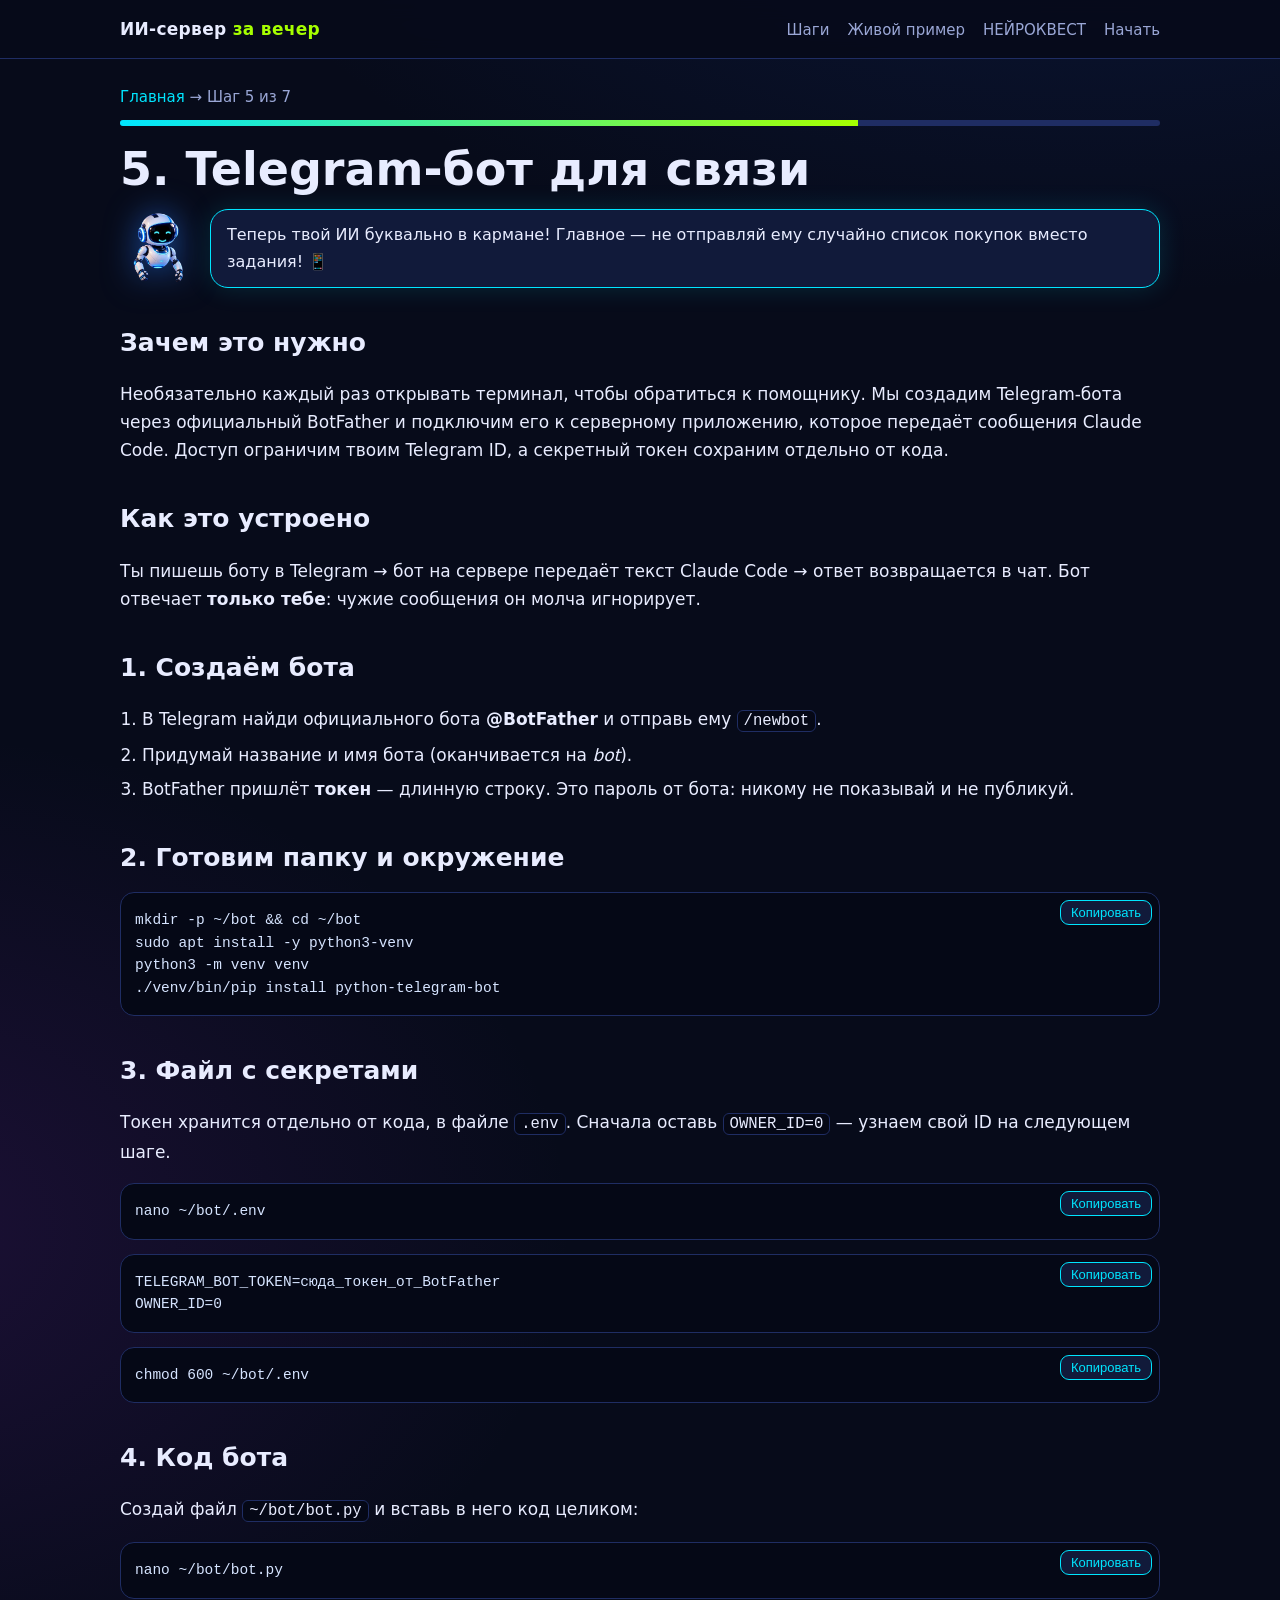
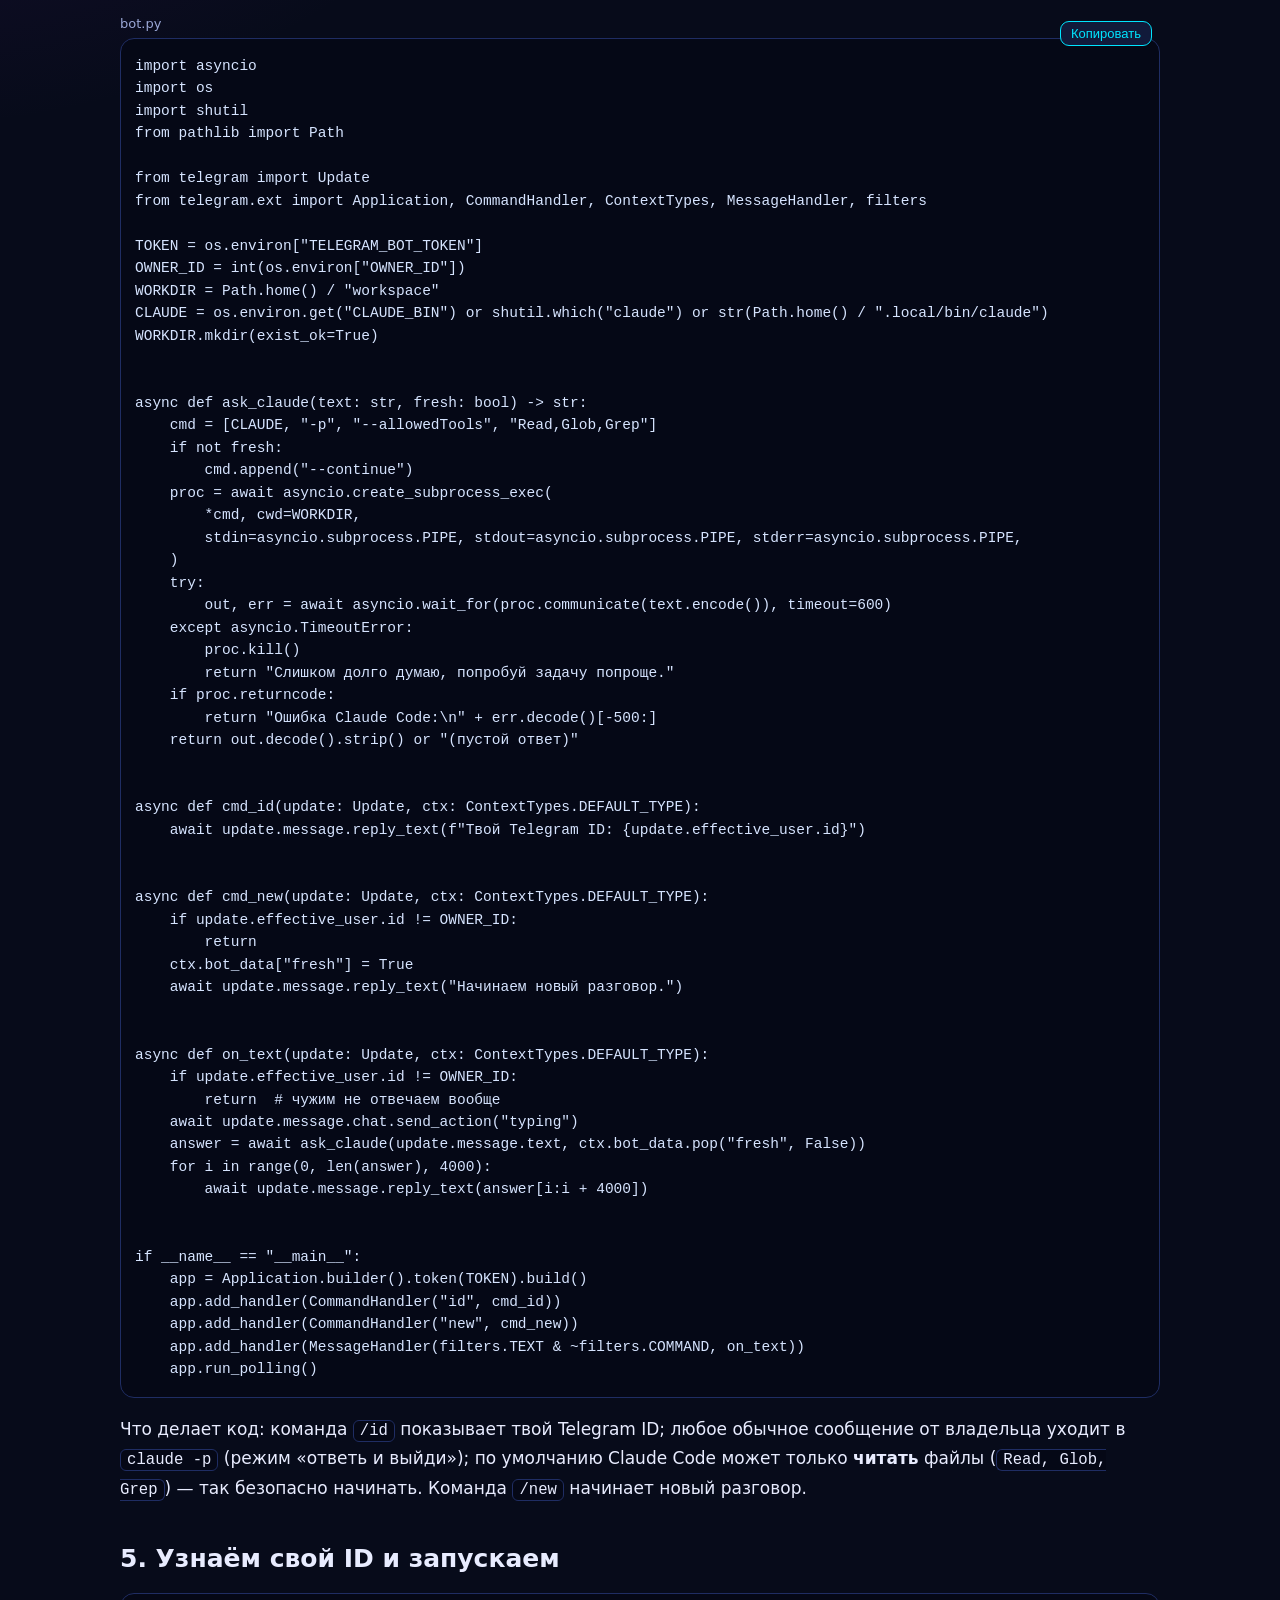
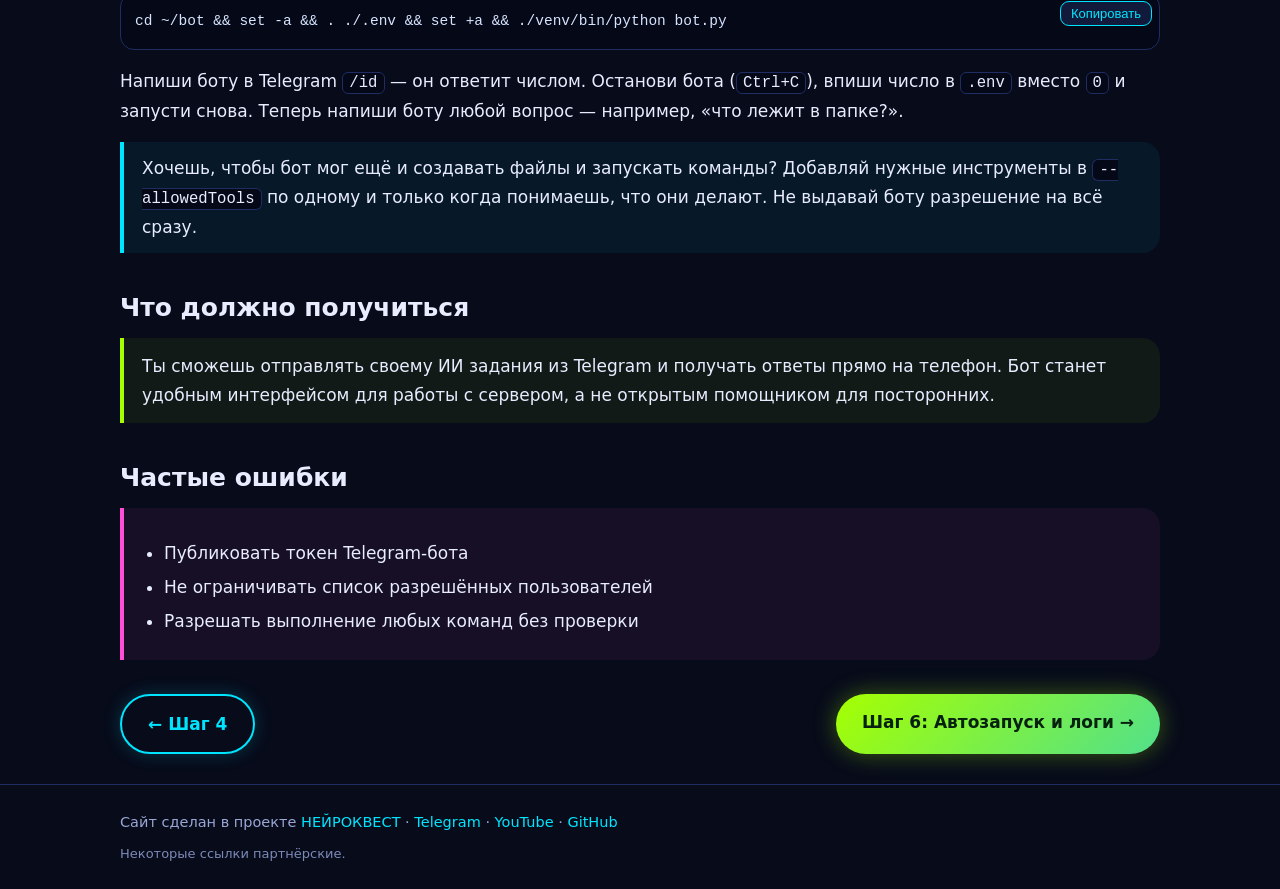
<file: steps/05.html>
<!doctype html><html lang="ru"><head><meta charset="utf-8"><meta name="viewport" content="width=device-width,initial-scale=1">
<title>Шаг 5. Telegram-бот для связи — ИИ-сервер за вечер</title><meta name="description" content="Подключаем Telegram, чтобы писать своему ИИ с телефона.">
<meta name="theme-color" content="#070b1a"><meta property="og:title" content="Шаг 5. Telegram-бот для связи — ИИ-сервер за вечер"><meta property="og:description" content="Подключаем Telegram, чтобы писать своему ИИ с телефона."><meta property="og:type" content="website">
<link rel="icon" href="../img/byte-happy.webp"><link rel="stylesheet" href="../css/style.css"></head><body><header class="top"><div class="wrap"><a class="logo" href="../index.html">ИИ-сервер <b>за вечер</b></a>
<nav><a href="../index.html#steps">Шаги</a><a href="../example.html">Живой пример</a><a href="../index.html#nq">НЕЙРОКВЕСТ</a><a class="cta" href="../steps/01.html">Начать</a></nav></div></header><main class="wrap page">
<div class="crumb"><a href="../index.html">Главная</a> → Шаг 5 из 7</div><div class="bar"><i style="width:71%"></i></div>
<h1>5. Telegram-бот для связи</h1>
<div class="guide"><img src="../img/byte-happy.webp" alt="БАЙТ" width="76" height="75"><div class="bubble">Теперь твой ИИ буквально в кармане! Главное — не отправляй ему случайно список покупок вместо задания! 📱</div></div>
<h2>Зачем это нужно</h2><p>Необязательно каждый раз открывать терминал, чтобы обратиться к помощнику. Мы создадим Telegram-бота через официальный BotFather и подключим его к серверному приложению, которое передаёт сообщения Claude Code. Доступ ограничим твоим Telegram ID, а секретный токен сохраним отдельно от кода.</p>

<h2>Как это устроено</h2>
<p>Ты пишешь боту в Telegram → бот на сервере передаёт текст Claude Code → ответ возвращается в чат. Бот отвечает <b>только тебе</b>: чужие сообщения он молча игнорирует.</p>
<h2>1. Создаём бота</h2>
<ol><li>В Telegram найди официального бота <b>@BotFather</b> и отправь ему <code class="i">/newbot</code>.</li>
<li>Придумай название и имя бота (оканчивается на <i>bot</i>).</li>
<li>BotFather пришлёт <b>токен</b> — длинную строку. Это пароль от бота: никому не показывай и не публикуй.</li></ol>
<h2>2. Готовим папку и окружение</h2>
<div class="code"><button class="copy" type="button">Копировать</button><pre><code>mkdir -p ~/bot &amp;&amp; cd ~/bot
sudo apt install -y python3-venv
python3 -m venv venv
./venv/bin/pip install python-telegram-bot</code></pre></div>
<h2>3. Файл с секретами</h2>
<p>Токен хранится отдельно от кода, в файле <code class="i">.env</code>. Сначала оставь <code class="i">OWNER_ID=0</code> — узнаем свой ID на следующем шаге.</p>
<div class="code"><button class="copy" type="button">Копировать</button><pre><code>nano ~/bot/.env</code></pre></div>
<div class="code"><button class="copy" type="button">Копировать</button><pre><code>TELEGRAM_BOT_TOKEN=сюда_токен_от_BotFather
OWNER_ID=0</code></pre></div>
<div class="code"><button class="copy" type="button">Копировать</button><pre><code>chmod 600 ~/bot/.env</code></pre></div>
<h2>4. Код бота</h2>
<p>Создай файл <code class="i">~/bot/bot.py</code> и вставь в него код целиком:</p>
<div class="code"><button class="copy" type="button">Копировать</button><pre><code>nano ~/bot/bot.py</code></pre></div>
<div class="code"><span class="cap">bot.py</span><button class="copy" type="button">Копировать</button><pre><code>import asyncio
import os
import shutil
from pathlib import Path

from telegram import Update
from telegram.ext import Application, CommandHandler, ContextTypes, MessageHandler, filters

TOKEN = os.environ[&quot;TELEGRAM_BOT_TOKEN&quot;]
OWNER_ID = int(os.environ[&quot;OWNER_ID&quot;])
WORKDIR = Path.home() / &quot;workspace&quot;
CLAUDE = os.environ.get(&quot;CLAUDE_BIN&quot;) or shutil.which(&quot;claude&quot;) or str(Path.home() / &quot;.local/bin/claude&quot;)
WORKDIR.mkdir(exist_ok=True)


async def ask_claude(text: str, fresh: bool) -&gt; str:
    cmd = [CLAUDE, &quot;-p&quot;, &quot;--allowedTools&quot;, &quot;Read,Glob,Grep&quot;]
    if not fresh:
        cmd.append(&quot;--continue&quot;)
    proc = await asyncio.create_subprocess_exec(
        *cmd, cwd=WORKDIR,
        stdin=asyncio.subprocess.PIPE, stdout=asyncio.subprocess.PIPE, stderr=asyncio.subprocess.PIPE,
    )
    try:
        out, err = await asyncio.wait_for(proc.communicate(text.encode()), timeout=600)
    except asyncio.TimeoutError:
        proc.kill()
        return &quot;Слишком долго думаю, попробуй задачу попроще.&quot;
    if proc.returncode:
        return &quot;Ошибка Claude Code:\n&quot; + err.decode()[-500:]
    return out.decode().strip() or &quot;(пустой ответ)&quot;


async def cmd_id(update: Update, ctx: ContextTypes.DEFAULT_TYPE):
    await update.message.reply_text(f&quot;Твой Telegram ID: {update.effective_user.id}&quot;)


async def cmd_new(update: Update, ctx: ContextTypes.DEFAULT_TYPE):
    if update.effective_user.id != OWNER_ID:
        return
    ctx.bot_data[&quot;fresh&quot;] = True
    await update.message.reply_text(&quot;Начинаем новый разговор.&quot;)


async def on_text(update: Update, ctx: ContextTypes.DEFAULT_TYPE):
    if update.effective_user.id != OWNER_ID:
        return  # чужим не отвечаем вообще
    await update.message.chat.send_action(&quot;typing&quot;)
    answer = await ask_claude(update.message.text, ctx.bot_data.pop(&quot;fresh&quot;, False))
    for i in range(0, len(answer), 4000):
        await update.message.reply_text(answer[i:i + 4000])


if __name__ == &quot;__main__&quot;:
    app = Application.builder().token(TOKEN).build()
    app.add_handler(CommandHandler(&quot;id&quot;, cmd_id))
    app.add_handler(CommandHandler(&quot;new&quot;, cmd_new))
    app.add_handler(MessageHandler(filters.TEXT &amp; ~filters.COMMAND, on_text))
    app.run_polling()</code></pre></div>
<p>Что делает код: команда <code class="i">/id</code> показывает твой Telegram ID; любое обычное сообщение от владельца уходит в <code class="i">claude -p</code> (режим «ответь и выйди»); по умолчанию Claude Code может только <b>читать</b> файлы (<code class="i">Read, Glob, Grep</code>) — так безопасно начинать. Команда <code class="i">/new</code> начинает новый разговор.</p>
<h2>5. Узнаём свой ID и запускаем</h2>
<div class="code"><button class="copy" type="button">Копировать</button><pre><code>cd ~/bot &amp;&amp; set -a &amp;&amp; . ./.env &amp;&amp; set +a &amp;&amp; ./venv/bin/python bot.py</code></pre></div>
<p>Напиши боту в Telegram <code class="i">/id</code> — он ответит числом. Останови бота (<code class="i">Ctrl+C</code>), впиши число в <code class="i">.env</code> вместо <code class="i">0</code> и запусти снова. Теперь напиши боту любой вопрос — например, «что лежит в папке?».</p>
<div class="note">Хочешь, чтобы бот мог ещё и создавать файлы и запускать команды? Добавляй нужные инструменты в <code class="i">--allowedTools</code> по одному и только когда понимаешь, что они делают. Не выдавай боту разрешение на всё сразу.</div>
<h2>Что должно получиться</h2><div class="what">Ты сможешь отправлять своему ИИ задания из Telegram и получать ответы прямо на телефон. Бот станет удобным интерфейсом для работы с сервером, а не открытым помощником для посторонних.</div>
<h2>Частые ошибки</h2><div class="err"><ul><li>Публиковать токен Telegram-бота</li><li>Не ограничивать список разрешённых пользователей</li><li>Разрешать выполнение любых команд без проверки</li></ul></div>
<div class="pn"><a class="btn ghost" href="04.html">← Шаг 4</a><a class="btn" href="06.html">Шаг 6: Автозапуск и логи →</a></div></main><footer><div class="wrap">Сайт сделан в проекте <a href="https://194-87-6-96.sslip.io:8443/" rel="noopener">НЕЙРОКВЕСТ</a> · <a href="https://t.me/neuroquest_game" rel="noopener">Telegram</a> · <a href="https://www.youtube.com/@Neuroquest_game" rel="noopener">YouTube</a> · <a href="https://hengehog1.github.io/neuroquest" rel="noopener">GitHub</a>
<div class="aff">Некоторые ссылки партнёрские.</div></div></footer><script src="../js/main.js" defer></script></body></html>
</file>
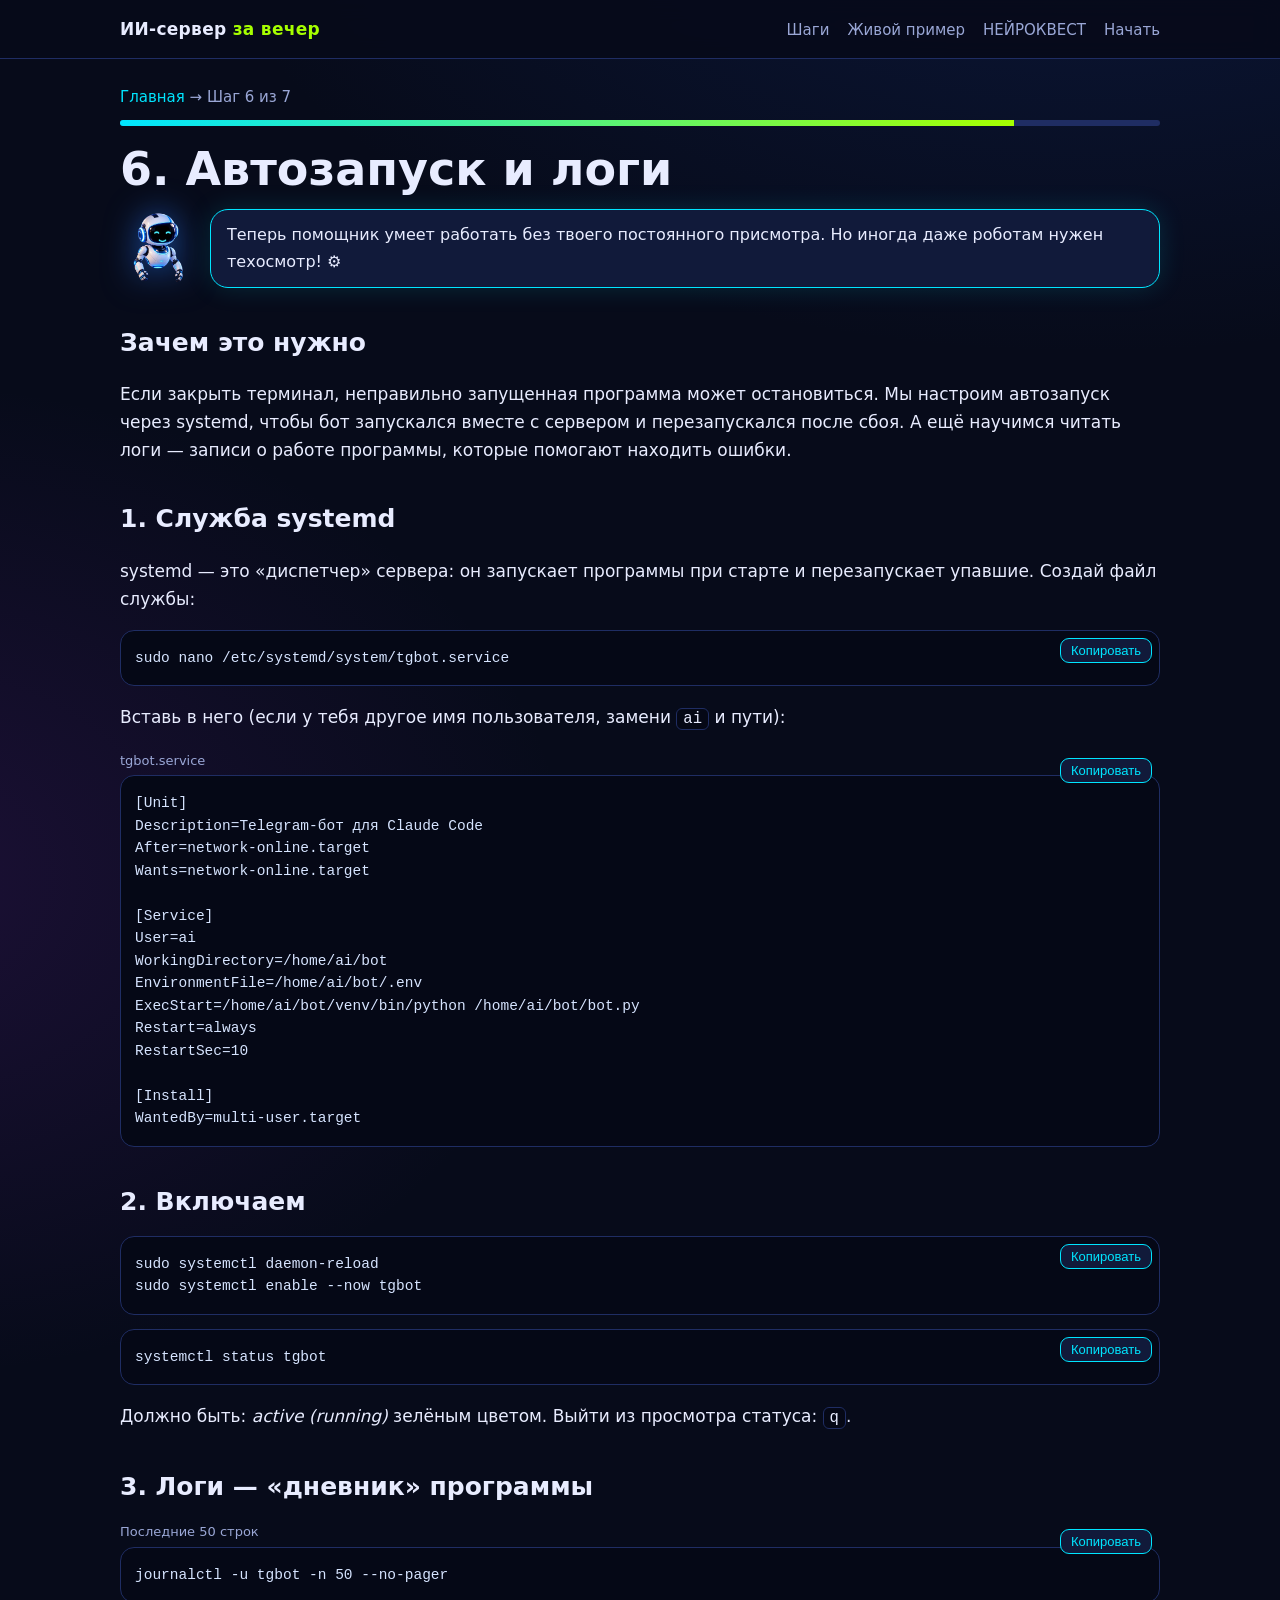
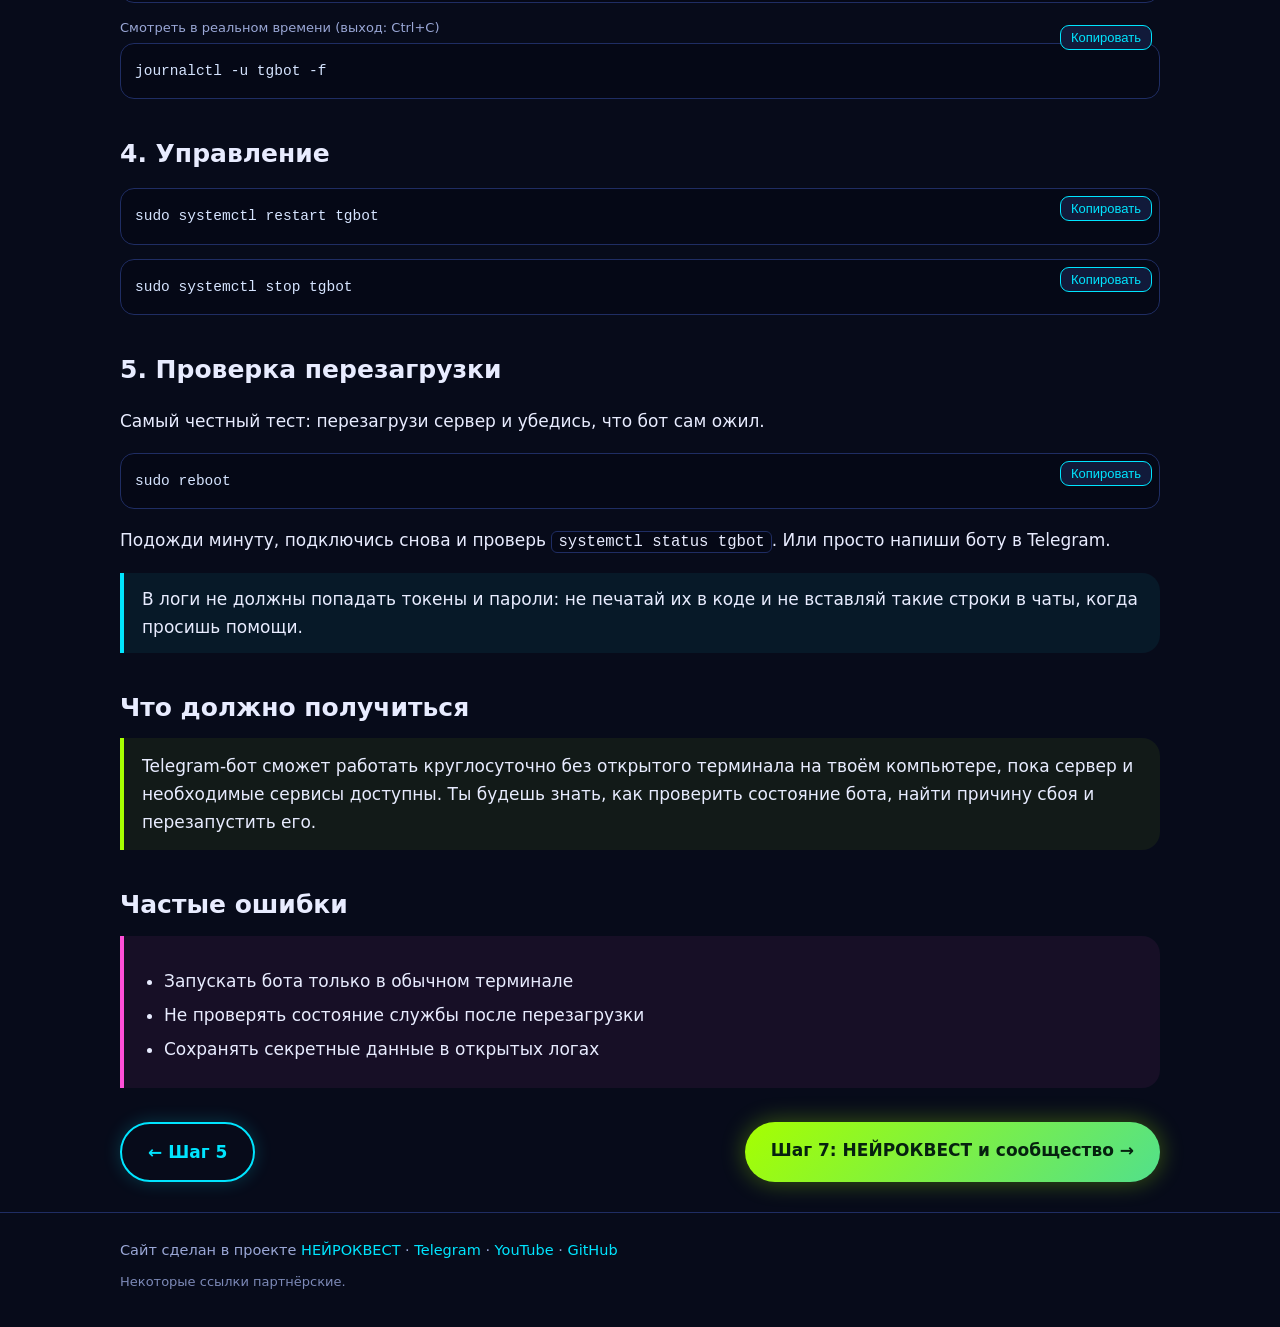
<file: steps/06.html>
<!doctype html><html lang="ru"><head><meta charset="utf-8"><meta name="viewport" content="width=device-width,initial-scale=1">
<title>Шаг 6. Автозапуск и логи — ИИ-сервер за вечер</title><meta name="description" content="Настраиваем автоматическую работу бота и проверку ошибок.">
<meta name="theme-color" content="#070b1a"><meta property="og:title" content="Шаг 6. Автозапуск и логи — ИИ-сервер за вечер"><meta property="og:description" content="Настраиваем автоматическую работу бота и проверку ошибок."><meta property="og:type" content="website">
<link rel="icon" href="../img/byte-happy.webp"><link rel="stylesheet" href="../css/style.css"></head><body><header class="top"><div class="wrap"><a class="logo" href="../index.html">ИИ-сервер <b>за вечер</b></a>
<nav><a href="../index.html#steps">Шаги</a><a href="../example.html">Живой пример</a><a href="../index.html#nq">НЕЙРОКВЕСТ</a><a class="cta" href="../steps/01.html">Начать</a></nav></div></header><main class="wrap page">
<div class="crumb"><a href="../index.html">Главная</a> → Шаг 6 из 7</div><div class="bar"><i style="width:86%"></i></div>
<h1>6. Автозапуск и логи</h1>
<div class="guide"><img src="../img/byte-happy.webp" alt="БАЙТ" width="76" height="75"><div class="bubble">Теперь помощник умеет работать без твоего постоянного присмотра. Но иногда даже роботам нужен техосмотр! ⚙️</div></div>
<h2>Зачем это нужно</h2><p>Если закрыть терминал, неправильно запущенная программа может остановиться. Мы настроим автозапуск через systemd, чтобы бот запускался вместе с сервером и перезапускался после сбоя. А ещё научимся читать логи — записи о работе программы, которые помогают находить ошибки.</p>

<h2>1. Служба systemd</h2>
<p>systemd — это «диспетчер» сервера: он запускает программы при старте и перезапускает упавшие. Создай файл службы:</p>
<div class="code"><button class="copy" type="button">Копировать</button><pre><code>sudo nano /etc/systemd/system/tgbot.service</code></pre></div>
<p>Вставь в него (если у тебя другое имя пользователя, замени <code class="i">ai</code> и пути):</p>
<div class="code"><span class="cap">tgbot.service</span><button class="copy" type="button">Копировать</button><pre><code>[Unit]
Description=Telegram-бот для Claude Code
After=network-online.target
Wants=network-online.target

[Service]
User=ai
WorkingDirectory=/home/ai/bot
EnvironmentFile=/home/ai/bot/.env
ExecStart=/home/ai/bot/venv/bin/python /home/ai/bot/bot.py
Restart=always
RestartSec=10

[Install]
WantedBy=multi-user.target</code></pre></div>
<h2>2. Включаем</h2>
<div class="code"><button class="copy" type="button">Копировать</button><pre><code>sudo systemctl daemon-reload
sudo systemctl enable --now tgbot</code></pre></div>
<div class="code"><button class="copy" type="button">Копировать</button><pre><code>systemctl status tgbot</code></pre></div>
<p>Должно быть: <i>active (running)</i> зелёным цветом. Выйти из просмотра статуса: <code class="i">q</code>.</p>
<h2>3. Логи — «дневник» программы</h2>
<div class="code"><span class="cap">Последние 50 строк</span><button class="copy" type="button">Копировать</button><pre><code>journalctl -u tgbot -n 50 --no-pager</code></pre></div>
<div class="code"><span class="cap">Смотреть в реальном времени (выход: Ctrl+C)</span><button class="copy" type="button">Копировать</button><pre><code>journalctl -u tgbot -f</code></pre></div>
<h2>4. Управление</h2>
<div class="code"><button class="copy" type="button">Копировать</button><pre><code>sudo systemctl restart tgbot</code></pre></div>
<div class="code"><button class="copy" type="button">Копировать</button><pre><code>sudo systemctl stop tgbot</code></pre></div>
<h2>5. Проверка перезагрузки</h2>
<p>Самый честный тест: перезагрузи сервер и убедись, что бот сам ожил.</p>
<div class="code"><button class="copy" type="button">Копировать</button><pre><code>sudo reboot</code></pre></div>
<p>Подожди минуту, подключись снова и проверь <code class="i">systemctl status tgbot</code>. Или просто напиши боту в Telegram.</p>
<div class="note">В логи не должны попадать токены и пароли: не печатай их в коде и не вставляй такие строки в чаты, когда просишь помощи.</div>
<h2>Что должно получиться</h2><div class="what">Telegram-бот сможет работать круглосуточно без открытого терминала на твоём компьютере, пока сервер и необходимые сервисы доступны. Ты будешь знать, как проверить состояние бота, найти причину сбоя и перезапустить его.</div>
<h2>Частые ошибки</h2><div class="err"><ul><li>Запускать бота только в обычном терминале</li><li>Не проверять состояние службы после перезагрузки</li><li>Сохранять секретные данные в открытых логах</li></ul></div>
<div class="pn"><a class="btn ghost" href="05.html">← Шаг 5</a><a class="btn" href="07.html">Шаг 7: НЕЙРОКВЕСТ и сообщество →</a></div></main><footer><div class="wrap">Сайт сделан в проекте <a href="https://194-87-6-96.sslip.io:8443/" rel="noopener">НЕЙРОКВЕСТ</a> · <a href="https://t.me/neuroquest_game" rel="noopener">Telegram</a> · <a href="https://www.youtube.com/@Neuroquest_game" rel="noopener">YouTube</a> · <a href="https://hengehog1.github.io/neuroquest" rel="noopener">GitHub</a>
<div class="aff">Некоторые ссылки партнёрские.</div></div></footer><script src="../js/main.js" defer></script></body></html>
</file>
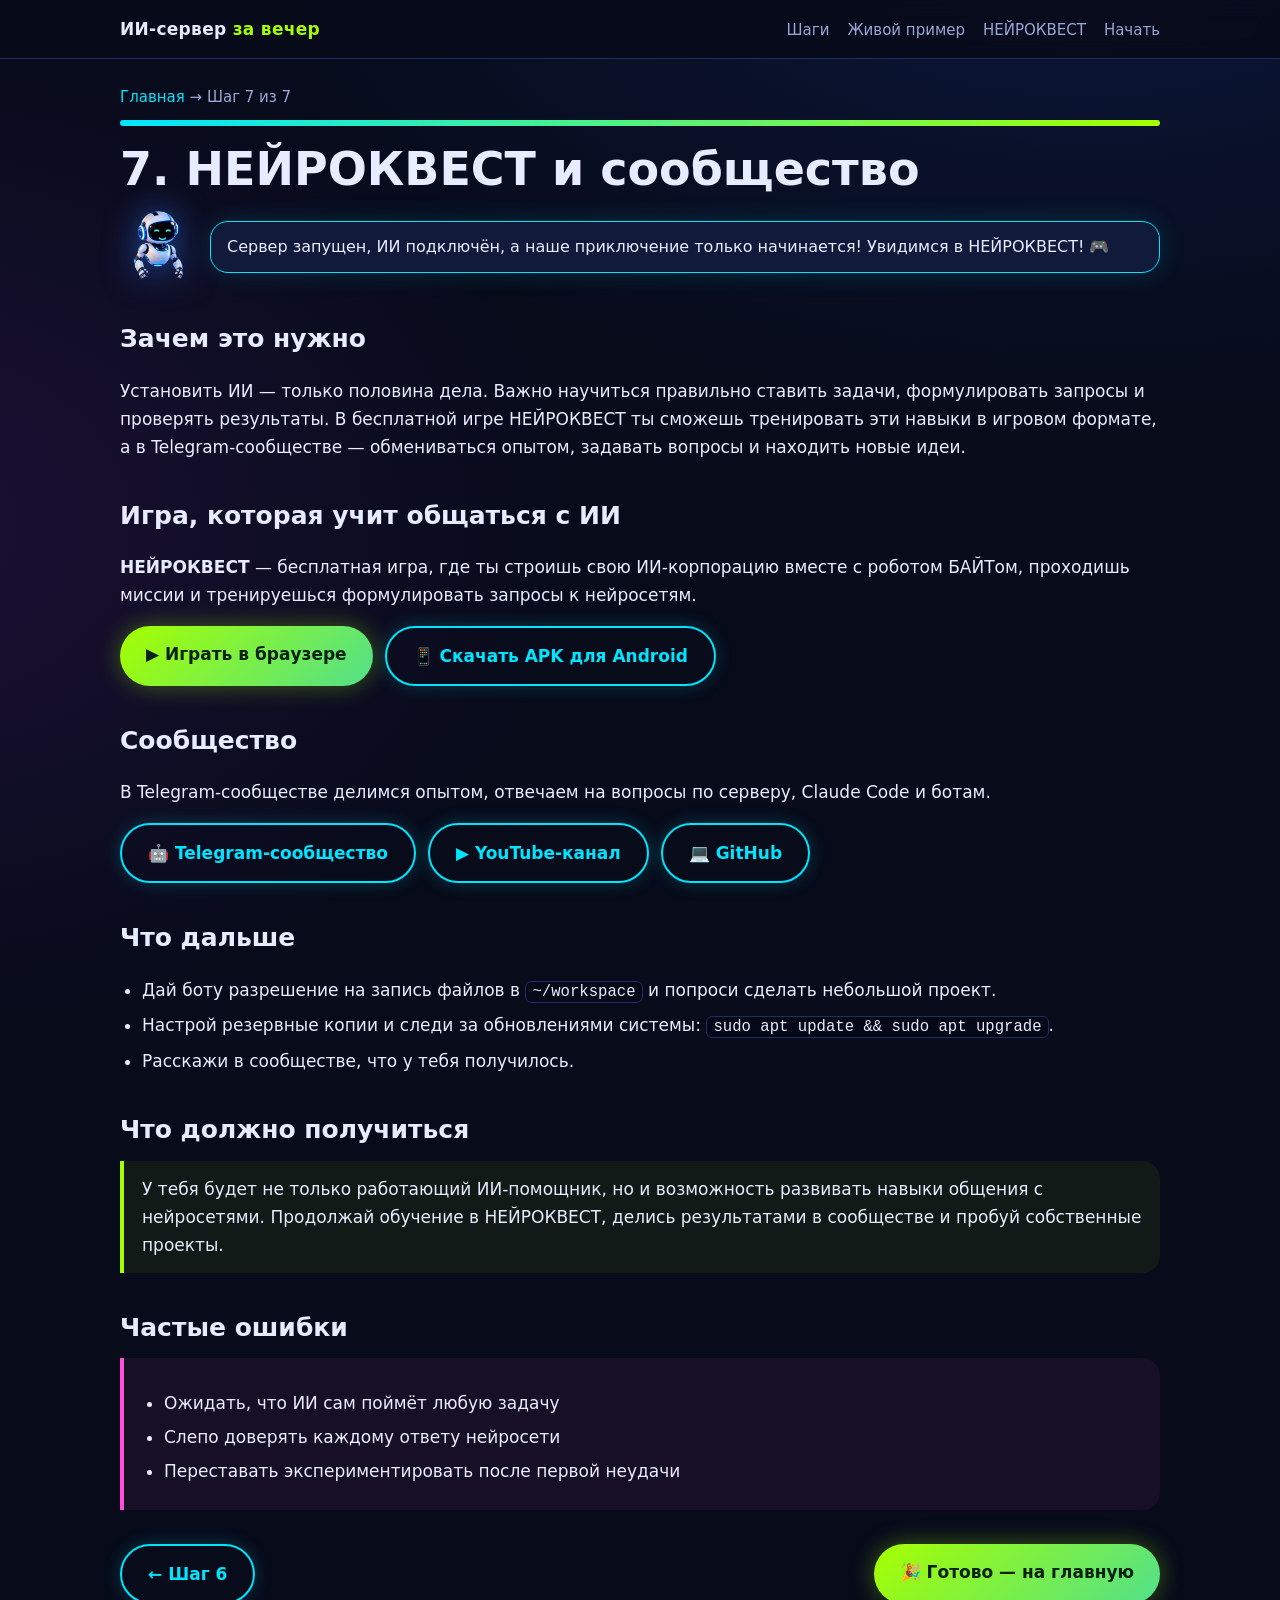
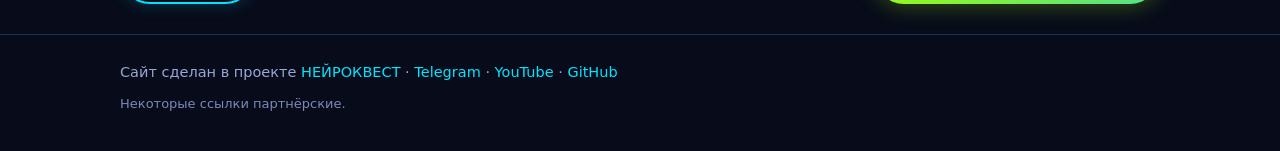
<file: steps/07.html>
<!doctype html><html lang="ru"><head><meta charset="utf-8"><meta name="viewport" content="width=device-width,initial-scale=1">
<title>Шаг 7. НЕЙРОКВЕСТ и сообщество — ИИ-сервер за вечер</title><meta name="description" content="Учимся лучше общаться с ИИ через игру и сообщество.">
<meta name="theme-color" content="#070b1a"><meta property="og:title" content="Шаг 7. НЕЙРОКВЕСТ и сообщество — ИИ-сервер за вечер"><meta property="og:description" content="Учимся лучше общаться с ИИ через игру и сообщество."><meta property="og:type" content="website">
<link rel="icon" href="../img/byte-happy.webp"><link rel="stylesheet" href="../css/style.css"></head><body><header class="top"><div class="wrap"><a class="logo" href="../index.html">ИИ-сервер <b>за вечер</b></a>
<nav><a href="../index.html#steps">Шаги</a><a href="../example.html">Живой пример</a><a href="../index.html#nq">НЕЙРОКВЕСТ</a><a class="cta" href="../steps/01.html">Начать</a></nav></div></header><main class="wrap page">
<div class="crumb"><a href="../index.html">Главная</a> → Шаг 7 из 7</div><div class="bar"><i style="width:100%"></i></div>
<h1>7. НЕЙРОКВЕСТ и сообщество</h1>
<div class="guide"><img src="../img/byte-happy.webp" alt="БАЙТ" width="76" height="75"><div class="bubble">Сервер запущен, ИИ подключён, а наше приключение только начинается! Увидимся в НЕЙРОКВЕСТ! 🎮</div></div>
<h2>Зачем это нужно</h2><p>Установить ИИ — только половина дела. Важно научиться правильно ставить задачи, формулировать запросы и проверять результаты. В бесплатной игре НЕЙРОКВЕСТ ты сможешь тренировать эти навыки в игровом формате, а в Telegram-сообществе — обмениваться опытом, задавать вопросы и находить новые идеи.</p>

<h2>Игра, которая учит общаться с ИИ</h2>
<p><b>НЕЙРОКВЕСТ</b> — бесплатная игра, где ты строишь свою ИИ-корпорацию вместе с роботом БАЙТом, проходишь миссии и тренируешься формулировать запросы к нейросетям.</p>
<div class="partners"><a class="btn" href="https://194-87-6-96.sslip.io:8443/" rel="noopener">▶ Играть в браузере</a>
<a class="btn ghost" href="https://194-87-6-96.sslip.io:8443/download/neuroquest.apk" rel="noopener">📱 Скачать APK для Android</a></div>
<h2>Сообщество</h2>
<p>В Telegram-сообществе делимся опытом, отвечаем на вопросы по серверу, Claude Code и ботам.</p>
<div class="partners"><a class="btn ghost" href="https://t.me/neuroquest_game" rel="noopener">🤖 Telegram-сообщество</a>
<a class="btn ghost" href="https://www.youtube.com/@Neuroquest_game" rel="noopener">▶ YouTube-канал</a>
<a class="btn ghost" href="https://hengehog1.github.io/neuroquest" rel="noopener">💻 GitHub</a></div>
<h2>Что дальше</h2>
<ul><li>Дай боту разрешение на запись файлов в <code class="i">~/workspace</code> и попроси сделать небольшой проект.</li>
<li>Настрой резервные копии и следи за обновлениями системы: <code class="i">sudo apt update && sudo apt upgrade</code>.</li>
<li>Расскажи в сообществе, что у тебя получилось.</li></ul>
<h2>Что должно получиться</h2><div class="what">У тебя будет не только работающий ИИ-помощник, но и возможность развивать навыки общения с нейросетями. Продолжай обучение в НЕЙРОКВЕСТ, делись результатами в сообществе и пробуй собственные проекты.</div>
<h2>Частые ошибки</h2><div class="err"><ul><li>Ожидать, что ИИ сам поймёт любую задачу</li><li>Слепо доверять каждому ответу нейросети</li><li>Переставать экспериментировать после первой неудачи</li></ul></div>
<div class="pn"><a class="btn ghost" href="06.html">← Шаг 6</a><a class="btn" href="../index.html">🎉 Готово — на главную</a></div></main><footer><div class="wrap">Сайт сделан в проекте <a href="https://194-87-6-96.sslip.io:8443/" rel="noopener">НЕЙРОКВЕСТ</a> · <a href="https://t.me/neuroquest_game" rel="noopener">Telegram</a> · <a href="https://www.youtube.com/@Neuroquest_game" rel="noopener">YouTube</a> · <a href="https://hengehog1.github.io/neuroquest" rel="noopener">GitHub</a>
<div class="aff">Некоторые ссылки партнёрские.</div></div></footer><script src="../js/main.js" defer></script></body></html>
</file>
<file: css/style.css>
:root{--bg:#070b1a;--bg2:#0d1430;--card:#111a3a;--line:#1f2d63;--cy:#00e5ff;--lime:#a6ff00;--mag:#ff4fd8;--tx:#e8ecff;--mut:#9aa7d6;--r:18px}
*{box-sizing:border-box}html{scroll-behavior:smooth}
body{margin:0;background:radial-gradient(900px 500px at 85% -5%,#14307a55,transparent),radial-gradient(700px 500px at -10% 30%,#5b1f8a40,transparent),var(--bg);color:var(--tx);font:17px/1.65 system-ui,-apple-system,"Segoe UI",Roboto,Ubuntu,sans-serif;-webkit-text-size-adjust:100%}
a{color:var(--cy);text-decoration:none}a:hover{text-decoration:underline}
.wrap{max-width:1080px;margin:0 auto;padding:0 20px}
.top{position:sticky;top:0;z-index:20;background:#070b1ae6;backdrop-filter:blur(10px);border-bottom:1px solid var(--line)}
.top .wrap{display:flex;align-items:center;justify-content:space-between;height:58px}
.logo{font-weight:800;letter-spacing:.3px;color:var(--tx)}.logo b{color:var(--lime)}
.top nav a{margin-left:18px;color:var(--mut);font-size:15px}
.btn{display:inline-block;background:linear-gradient(135deg,var(--lime),#52e08b);color:#06210f;font-weight:800;padding:14px 26px;border-radius:999px;box-shadow:0 0 24px #a6ff0055;border:0;cursor:pointer;font-size:17px}
.btn:hover{text-decoration:none;filter:brightness(1.08)}
.btn.ghost{background:transparent;color:var(--cy);border:2px solid var(--cy);box-shadow:0 0 18px #00e5ff33}
.btn.small{padding:9px 18px;font-size:15px}
.hero{padding:56px 0 30px;display:grid;grid-template-columns:1.2fr .8fr;gap:30px;align-items:center}
.hero h1{font-size:clamp(34px,6vw,60px);line-height:1.08;margin:0 0 16px}
.hero h1 span{background:linear-gradient(90deg,var(--cy),var(--lime));-webkit-background-clip:text;background-clip:text;color:transparent}
.hero p.lead{font-size:20px;color:var(--mut);margin:0 0 26px}
.hero .actions{display:flex;gap:14px;flex-wrap:wrap}
.byte{position:relative;text-align:center}
.byte img{width:min(330px,70%);filter:drop-shadow(0 0 40px #2a7bff88);animation:fl 4s ease-in-out infinite}
@keyframes fl{50%{transform:translateY(-10px)}}
.bubble{background:var(--card);border:1px solid var(--cy);border-radius:var(--r);padding:12px 16px;font-size:16px;margin:0 auto 14px;max-width:340px;box-shadow:0 0 26px #00e5ff25;position:relative}
section{padding:34px 0}
h2{font-size:clamp(26px,4vw,36px);margin:0 0 8px}
.sub{color:var(--mut);margin:0 0 24px}
.grid3{display:grid;grid-template-columns:repeat(3,1fr);gap:16px}
.card{background:linear-gradient(180deg,var(--card),#0c1330);border:1px solid var(--line);border-radius:var(--r);padding:20px}
.who .card{font-size:17px}
.steps{display:grid;grid-template-columns:repeat(auto-fill,minmax(240px,1fr));gap:16px}
.step{display:block;color:var(--tx);transition:.2s;position:relative}
.step:hover{text-decoration:none;transform:translateY(-4px);border-color:var(--cy);box-shadow:0 0 28px #00e5ff30}
.step .n{width:38px;height:38px;border-radius:50%;display:grid;place-items:center;font-weight:800;color:#06210f;background:var(--lime);margin-bottom:10px;box-shadow:0 0 16px #a6ff0066}
.step h3{margin:0 0 6px;font-size:19px}.step p{margin:0;color:var(--mut);font-size:15.5px}
.step .go{display:block;margin-top:12px;color:var(--cy);font-weight:700;font-size:15px}
.live{display:grid;grid-template-columns:1fr 1fr;gap:24px;align-items:center}
.live svg{width:100%;height:auto}
.nq .links{display:flex;gap:12px;flex-wrap:wrap;margin-top:18px}
.box{background:var(--bg2);border:1px solid var(--line);border-radius:var(--r);padding:26px}
footer{border-top:1px solid var(--line);margin-top:30px;padding:26px 0 40px;color:var(--mut);font-size:14.5px}
footer .aff{color:#7d8ab8;font-size:13px;margin-top:8px}
/* step pages */
.crumb{padding:26px 0 0;color:var(--mut);font-size:15px}
.bar{height:6px;background:var(--line);border-radius:6px;margin:10px 0 0;overflow:hidden}.bar i{display:block;height:100%;background:linear-gradient(90deg,var(--cy),var(--lime))}
.page h1{font-size:clamp(30px,5vw,46px);margin:18px 0 6px;line-height:1.12}
.page .guide{display:flex;gap:14px;align-items:center;margin:14px 0 8px}
.page .guide img{width:76px;filter:drop-shadow(0 0 16px #2a7bff88)}
.page .guide .bubble{margin:0;max-width:none;flex:1}
.page h2{font-size:25px;margin:34px 0 10px}
.page ol,.page ul{padding-left:22px}.page li{margin:6px 0}
.what{border-left:4px solid var(--lime);background:#a6ff0010;padding:14px 18px;border-radius:0 var(--r) var(--r) 0}
.err{border-left:4px solid var(--mag);background:#ff4fd810;padding:14px 18px 8px;border-radius:0 var(--r) var(--r) 0}
.note{border-left:4px solid var(--cy);background:#00e5ff10;padding:12px 18px;border-radius:0 var(--r) var(--r) 0;margin:16px 0}
.code{position:relative;margin:14px 0}
.code pre{margin:0;background:#050816;border:1px solid var(--line);border-radius:14px;padding:16px 104px 16px 14px;overflow-x:auto;font:14.5px/1.55 ui-monospace,"SF Mono",Menlo,Consolas,"Ubuntu Mono",monospace;color:#d6e4ff}
.code .copy{position:absolute;top:8px;right:8px;background:var(--card);color:var(--cy);border:1px solid var(--cy);border-radius:9px;padding:4px 10px;font-size:13px;cursor:pointer}
.code .copy.ok{color:#06210f;background:var(--lime);border-color:var(--lime)}
.code .cap{display:block;font-size:13px;color:var(--mut);margin-bottom:4px}
table{border-collapse:collapse;width:100%;margin:12px 0}th,td{border:1px solid var(--line);padding:10px 12px;text-align:left;font-size:15.5px}th{background:var(--card)}
.partners{display:flex;gap:12px;flex-wrap:wrap;margin:14px 0}
.pn{display:flex;justify-content:space-between;gap:12px;margin:34px 0 10px}
code.i{background:#050816;border:1px solid var(--line);border-radius:6px;padding:1px 6px;font-size:.92em}
@media(max-width:760px){.code pre{padding:40px 14px 14px}.hero,.live{grid-template-columns:1fr}.grid3{grid-template-columns:1fr}.top nav a:not(.cta){display:none}.byte{order:-1}.hero{padding-top:28px}body{font-size:16.5px}.pn{flex-direction:column}.pn .btn{text-align:center}}
</file>
